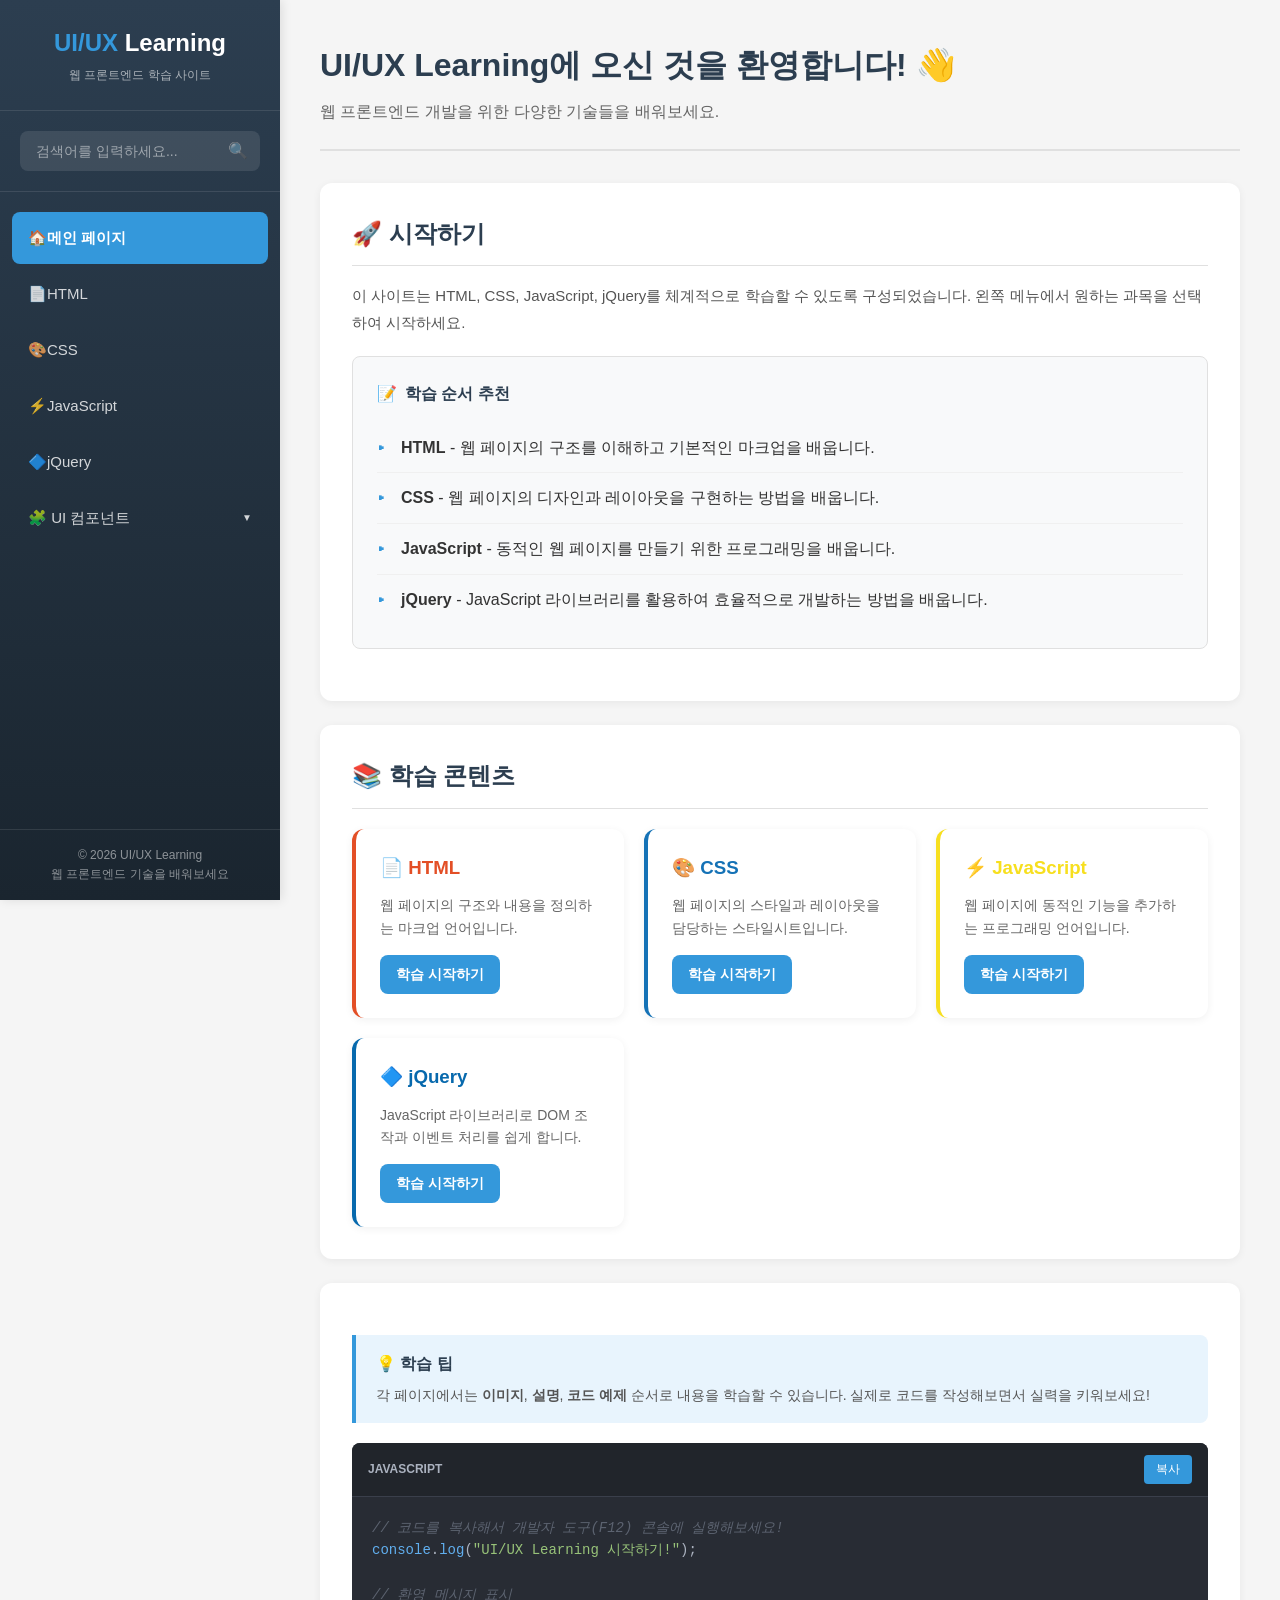
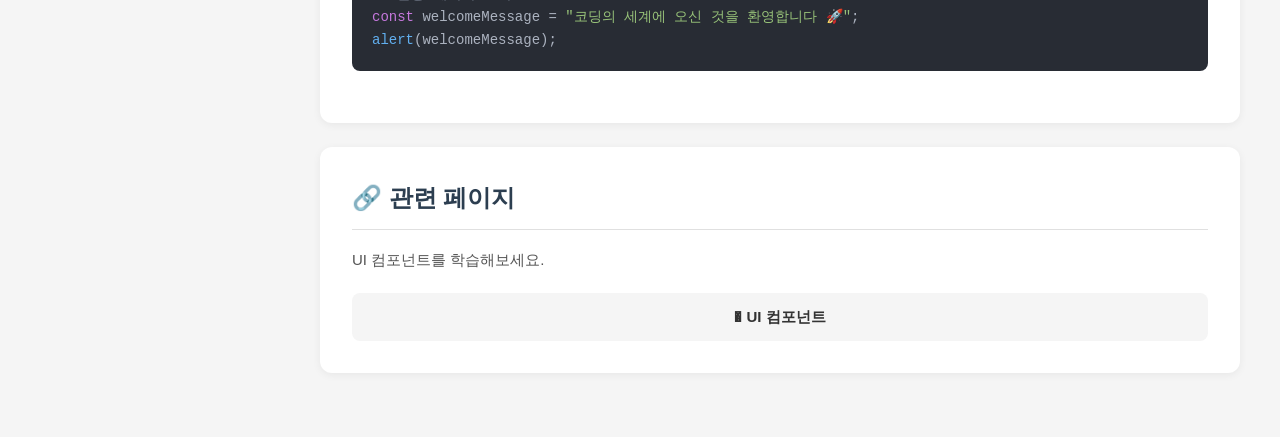
<file: index.html>
﻿<!DOCTYPE html>
<html lang="ko">
<head>
    <meta charset="UTF-8">
    <meta name="viewport" content="width=device-width, initial-scale=1.0">
    <title>UI/UX Learning - 웹 프론트엔드 학습 사이트</title>
    <link rel="stylesheet" href="assets/css/common.css">
    <link rel="stylesheet" href="assets/css/style.css">
    <link rel="preconnect" href="https://fonts.googleapis.com">
    <link rel="preconnect" href="https://fonts.gstatic.com" crossorigin>
    <link href="https://fonts.googleapis.com/css2?family=Noto+Sans+KR:wght@400;500;600;700&display=swap" rel="stylesheet">
    <style>
        .alert-container {
            position: fixed;
            top: 20px;
            right: 20px;
            z-index: 9999;
        }

        .alert-box {
            display: none; 
            min-width: 300px;
            padding: 16px 20px;
            background: rgba(255, 255, 255, 0.9);
            backdrop-filter: blur(10px);
            border-left: 5px solid #4CAF50; /* 성공 스타일 (초록) */
            box-shadow: 0 4px 15px rgba(0,0,0,0.1);
            border-radius: 8px;
            color: #333;
            display: flex;
            align-items: center;
            gap: 12px;
            margin-bottom: 10px;
        }

        .alert-box.error { border-left-color: #f44336; }
        .alert-box.warning { border-left-color: #ff9800; }

        .close-btn {
            margin-left: auto;
            cursor: pointer;
            font-size: 20px;
            color: #999;
        }

        .toast-container {
            position: fixed;
            bottom: 30px;
            left: 50%;
            transform: translateX(-50%);
            z-index: 10000;
        }

        .toast-item {
            min-width: 250px;
            background: rgba(33, 33, 33, 0.9);
            color: #fff;
            padding: 14px 24px;
            border-radius: 50px; /* 알약 형태 */
            margin-top: 10px;
            font-size: 14px;
            text-align: center;
            box-shadow: 0 8px 16px rgba(0,0,0,0.2);
            display: none; /* jQuery fadeIn으로 제어 */
        }

        .sheet-overlay {
            display: none;
            position: fixed;
            top: 0; left: 0;
            width: 100%; height: 100%;
            background: rgba(0,0,0,0.5);
            z-index: 1000;
        }

        .bottom-sheet {
            position: fixed;
            bottom: -100%; /* 처음에 아래에 숨김 */
            left: 0;
            width: 100%;
            background: #fff;
            border-radius: 20px 20px 0 0;
            transition: bottom 0.3s ease-out;
            z-index: 1001;
            padding-bottom: 20px;
        }

        .sheet-handle {
            width: 40px;
            height: 5px;
            background: #dbdbdb;
            border-radius: 10px;
            margin: 12px auto;
        }

        .sheet-content { padding: 0 20px 20px; }
        .bottom-sheet.active { bottom: 0; } /* 활성화 시 위로 올라옴 */
        .share-list { list-style: none; padding: 0; }
        .share-list li { padding: 12px 0; border-bottom: 1px solid #eee; cursor: pointer; }
        .close-sheet { width: 100%; padding: 12px; margin-top: 10px; background: #f5f5f5; border: none; border-radius: 8px; cursor: pointer; }

        .slider-container { width: 300px; padding: 20px; }
        .slider-wrapper { display: flex; align-items: center; gap: 10px; }
        .slider-wrapper span { min-width: 30px; font-weight: 600; color: #007AFF; }

        /* 기본 스타일 초기화 */
        input[type=range] {
            -webkit-appearance: none;
            appearance: none;
            width: 100%;
            background: transparent;
        }

        /* 트랙(선) 스타일 */
        input[type=range]::-webkit-slider-runnable-track {
            width: 100%;
            height: 8px;
            background: #e1e1e1;
            border-radius: 4px;
        }

        /* 핸들(동그라미) 스타일 */
        input[type=range]::-webkit-slider-thumb {
            -webkit-appearance: none;
            height: 20px;
            width: 20px;
            border-radius: 50%;
            background: #007AFF; /* 애플 블루 */
            cursor: pointer;
            margin-top: -6px; /* 트랙 중앙에 맞춤 */
            box-shadow: 0 2px 6px rgba(0,0,0,0.2);
        }

        /* 서브메뉴 스타일 */
        .has-submenu { position: relative; }
        .submenu-toggle { display: flex; justify-content: space-between; align-items: center; }
        .arrow { font-size: 10px; transition: transform 0.3s; }
        .has-submenu.active .arrow { transform: rotate(180deg); }
        .submenu {
            display: none;
            padding-left: 20px;
            margin-top: 5px;
        }
        .has-submenu.active .submenu { display: block; }
        .submenu li a { font-size: 14px; padding: 8px 0; display: block; }
    </style>
</head>
<body>
    <div class="container">
        <!-- 좌측 사이드바 (공통 메뉴) -->
        <aside class="sidebar">
            <div class="sidebar-header">
                <a href="index.html" class="logo">
                    <span>UI/UX</span> Learning
                </a>
                <p class="logo-sub">웹 프론트엔드 학습 사이트</p>
            </div>
            
            <!-- 검색창 -->
            <div class="search-container">
                <div class="search-box">
                    <input type="text" placeholder="검색어를 입력하세요...">
                    <span class="search-icon">🔍</span>
                </div>
            </div>
            
            <!-- 네비게이션 메뉴 -->
            <nav class="nav-menu">
                <ul>
                    <li>
                        <a href="index.html">
                            <span>🏠</span> 메인 페이지
                        </a>
                    </li>
                    <li>
                        <a href="pages/html.html">
                            <span>📄</span> HTML
                        </a>
                    </li>
                    <li>
                        <a href="pages/css.html">
                            <span>🎨</span> CSS
                        </a>
                    </li>
                    <li>
                        <a href="pages/javascript.html">
                            <span>⚡</span> JavaScript
                        </a>
                    </li>
                    <li>
                        <a href="pages/jquery.html">
                            <span>🔷</span> jQuery
                        </a>
                    </li>
                    <li class="has-submenu">
                        <a href="javascript:void(0);" class="submenu-toggle">
                            <div><span>🧩</span> UI 컴포넌트</div>
                            <span class="arrow">▼</span>
                        </a>
                        <ul class="submenu">
                            <li><a href="pages/ui-components.html#popup">팝업 (Popup)</a></li>
                            <li><a href="pages/ui-components.html#alert">알럿 (Alert)</a></li>
                            <li><a href="pages/ui-components.html#toast">토스트 (Toast)</a></li>
                            <li><a href="pages/ui-components.html#bottomsheet">바텀시트 (Bottom Sheet)</a></li>
                            <li><a href="pages/ui-components.html#slider">슬라이더 (Slider)</a></li>
                            <li><a href="pages/ui-components.html#textfield">텍스트 필드 (Text Field)</a></li>
                            <li><a href="pages/ui-components.html#checkbox-radio">체크박스 & 라디오</a></li>
                            <li><a href="pages/ui-components.html#dropdown">드롭다운 (Dropdown)</a></li>
                            <li><a href="pages/ui-components.html#toggle">토글 스위치 (Toggle)</a></li>
                            <li><a href="pages/ui-components.html#tab">탭 (Tab)</a></li>
                            <li><a href="pages/ui-components.html#accordion">아코디언 (Accordion)</a></li>
                            <li><a href="pages/ui-components.html#card">카드 (Card)</a></li>
                            <li><a href="pages/ui-components.html#carousel">캐러셀 (Carousel)</a></li>
                            <li><a href="pages/ui-components.html#lightbox">라이트박스 (Lightbox)</a></li>
                            <li><a href="pages/ui-components.html#gallery">갤러리 (Gallery)</a></li>
                            <li><a href="pages/ui-components.html#textarea">텍스트 영역 (Textarea)</a></li>
                            <li><a href="pages/ui-components.html#tooltip">툴팁 (Tooltip)</a></li>
                            <li><a href="pages/ui-components.html#breadcrumb">브레드크럼 (Breadcrumb)</a></li>
                            <li><a href="pages/ui-components.html#inputfield">인풋 필드 (Input Field)</a></li>
                            <li><a href="pages/ui-components.html#picker">피커 (Picker)</a></li>
                            <li><a href="pages/ui-components.html#coachmark">코치마크 (Coach Mark)</a></li>
                        </ul>
                    </li>
                </ul>
            </nav>
            
            <div class="sidebar-footer">
                <p>© 2026 UI/UX Learning</p>
                <p>웹 프론트엔드 기술을 배워보세요</p>
            </div>
        </aside>
        
        <!-- 메인 콘텐츠 영역 -->
        <main class="main-content">
            <div class="page-header">
                <h1 class="page-title">UI/UX Learning에 오신 것을 환영합니다! 👋</h1>
                <p class="page-description">웹 프론트엔드 개발을 위한 다양한 기술들을 배워보세요.</p>
            </div>
            
            <!-- 시작하기 -->
            <section class="content-section">
                <h2 class="section-title">🚀 시작하기</h2>
                <p class="section-description">
                    이 사이트는 HTML, CSS, JavaScript, jQuery를 체계적으로 학습할 수 있도록 구성되었습니다.
                    왼쪽 메뉴에서 원하는 과목을 선택하여 시작하세요.
                </p>
                
                <div class="example-box">
                    <h3 class="example-title">학습 순서 추천</h3>
                    <ul class="content-list">
                        <li><strong>HTML</strong> - 웹 페이지의 구조를 이해하고 기본적인 마크업을 배웁니다.</li>
                        <li><strong>CSS</strong> - 웹 페이지의 디자인과 레이아웃을 구현하는 방법을 배웁니다.</li>
                        <li><strong>JavaScript</strong> - 동적인 웹 페이지를 만들기 위한 프로그래밍을 배웁니다.</li>
                        <li><strong>jQuery</strong> - JavaScript 라이브러리를 활용하여 효율적으로 개발하는 방법을 배웁니다.</li>
                    </ul>
                </div>
            </section>
            
            <!-- 학습 콘텐츠 -->
            <section class="content-section">
                <h2 class="section-title">📚 학습 콘텐츠</h2>
                
                <div style="display: grid; grid-template-columns: repeat(auto-fit, minmax(250px, 1fr)); gap: 20px; margin-top: 20px;">
                    <!-- HTML 카드 -->
                    <div class="card" style="background: #fff; border-radius: 12px; padding: 24px; box-shadow: 0 2px 8px rgba(0,0,0,0.06); border-left: 4px solid #e34f26;">
                        <h3 style="color: #e34f26; margin-bottom: 12px;">📄 HTML</h3>
                        <p style="color: #666; font-size: 14px; margin-bottom: 16px;">웹 페이지의 구조와 내용을 정의하는 마크업 언어입니다.</p>
                        <a href="pages/html.html" class="btn btn-primary" style="padding: 8px 16px; font-size: 14px;">학습 시작하기</a>
                    </div>
                    
                    <!-- CSS 카드 -->
                    <div class="card" style="background: #fff; border-radius: 12px; padding: 24px; box-shadow: 0 2px 8px rgba(0,0,0,0.06); border-left: 4px solid #1572b6;">
                        <h3 style="color: #1572b6; margin-bottom: 12px;">🎨 CSS</h3>
                        <p style="color: #666; font-size: 14px; margin-bottom: 16px;">웹 페이지의 스타일과 레이아웃을 담당하는 스타일시트입니다.</p>
                        <a href="pages/css.html" class="btn btn-primary" style="padding: 8px 16px; font-size: 14px;">학습 시작하기</a>
                    </div>
                    
                    <!-- JavaScript 카드 -->
                    <div class="card" style="background: #fff; border-radius: 12px; padding: 24px; box-shadow: 0 2px 8px rgba(0,0,0,0.06); border-left: 4px solid #f7df1e;">
                        <h3 style="color: #f7df1e; margin-bottom: 12px;">⚡ JavaScript</h3>
                        <p style="color: #666; font-size: 14px; margin-bottom: 16px;">웹 페이지에 동적인 기능을 추가하는 프로그래밍 언어입니다.</p>
                        <a href="pages/javascript.html" class="btn btn-primary" style="padding: 8px 16px; font-size: 14px;">학습 시작하기</a>
                    </div>
                    
                    <!-- jQuery 카드 -->
                    <div class="card" style="background: #fff; border-radius: 12px; padding: 24px; box-shadow: 0 2px 8px rgba(0,0,0,0.06); border-left: 4px solid #0769ad;">
                        <h3 style="color: #0769ad; margin-bottom: 12px;">🔷 jQuery</h3>
                        <p style="color: #666; font-size: 14px; margin-bottom: 16px;">JavaScript 라이브러리로 DOM 조작과 이벤트 처리를 쉽게 합니다.</p>
                        <a href="pages/jquery.html" class="btn btn-primary" style="padding: 8px 16px; font-size: 14px;">학습 시작하기</a>
                    </div>
                </div>
            </section>
            
            <!-- 팁 -->
            <section class="content-section">
                <div class="prompt-box info">
                    <div class="prompt-title">💡 학습 팁</div>
                    <div class="prompt-content">
                        각 페이지에서는 <strong>이미지</strong>, <strong>설명</strong>, <strong>코드 예제</strong> 순서로 내용을 학습할 수 있습니다.
                        실제로 코드를 작성해보면서 실력을 키워보세요!
                    </div>
                </div>
                
                <!-- 메인 페이지 코드 예제 -->
                <div class="code-block">
                    <div class="code-header">
                        <span class="code-language">JavaScript</span>
                        <button class="code-copy-btn">복사</button>
                    </div>
                    <div class="code-content">
                        <pre><code><span class="comment">// 코드를 복사해서 개발자 도구(F12) 콘솔에 실행해보세요!</span>
<span class="function">console</span>.<span class="function">log</span>(<span class="string">"UI/UX Learning 시작하기!"</span>);

<span class="comment">// 환영 메시지 표시</span>
<span class="keyword">const</span> welcomeMessage = <span class="string">"코딩의 세계에 오신 것을 환영합니다 🚀"</span>;
<span class="function">alert</span>(welcomeMessage);</code></pre>
                    </div>
                </div>
            </section>
            
            <!-- 관련 페이지 -->
            <section class="content-section">
                <h2 class="section-title">🔗 관련 페이지</h2>
                <p class="section-description">
                    UI 컴포넌트를 학습해보세요.
                </p>
                
                <div style="display: grid; grid-template-columns: repeat(auto-fit, minmax(200px, 1fr)); gap: 15px; margin-top: 20px;">
                    <a href="pages/ui-components.html" class="btn" style="text-align: center; padding: 12px; background: #f5f5f5; border-radius: 8px; text-decoration: none; color: #333;">
                        � UI 컴포넌트
                    </a>
                </div>
            </section>
        </main>
    </div>
    
    <script src="assets/js/common.js"></script>
    <script>
    $(document).ready(function() {
        // 검색 기능
        $('.search-box input').on('keyup', function() {
            var searchTerm = $(this).val().toLowerCase();
            
            // 학습 콘텐츠 카드 필터링
            $('.content-section').eq(1).find('.card').each(function() {
                var cardText = $(this).text().toLowerCase();
                if (cardText.includes(searchTerm)) {
                    $(this).show();
                } else {
                    $(this).hide();
                }
            });
            
            // 검색어가 비어있으면 모든 섹션 표시
            if (searchTerm === '') {
                $('.content-section').show();
                $('.content-section').eq(1).find('.card').show();
            }
        });
    });
    </script>
</body>
</html>
</file>
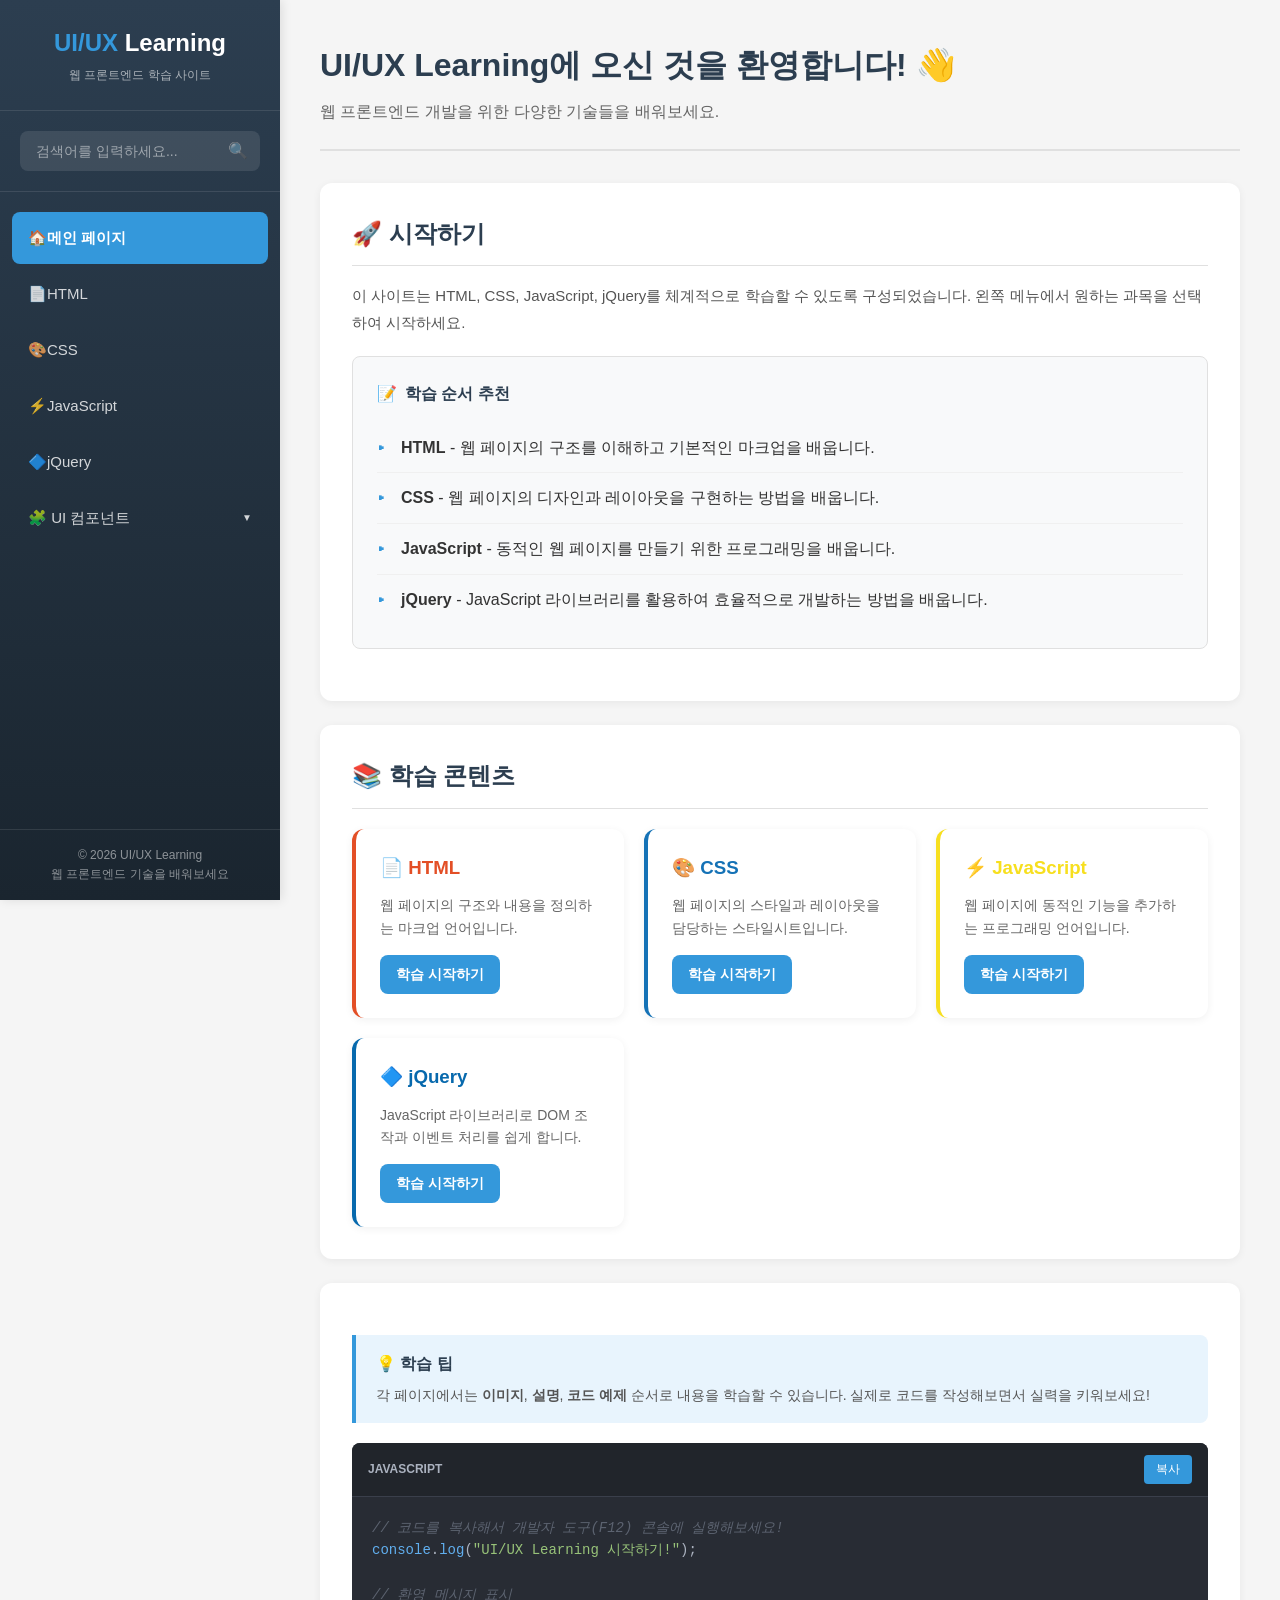
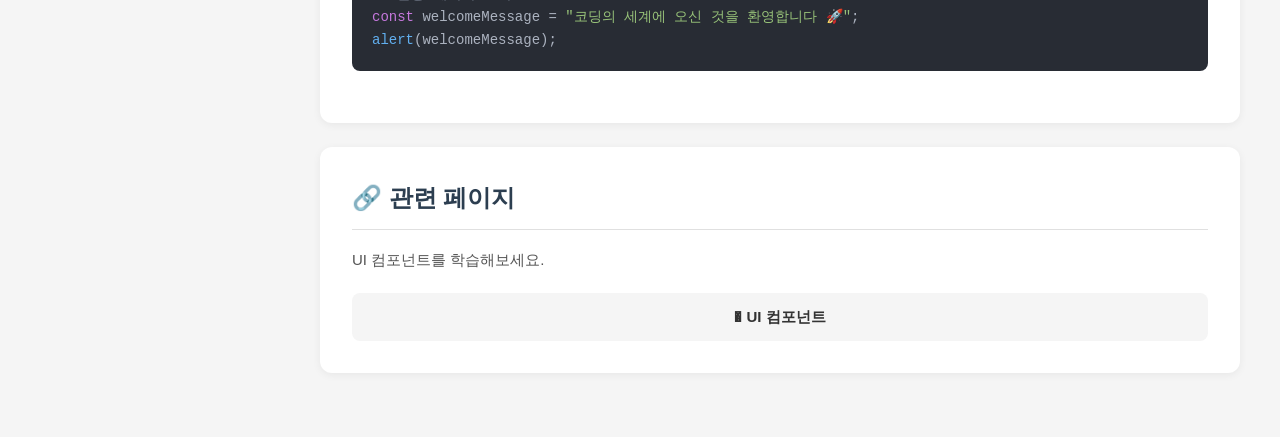
<file: uiux/index.html>
﻿<!DOCTYPE html>
<html lang="ko">
<head>
    <meta charset="UTF-8">
    <meta name="viewport" content="width=device-width, initial-scale=1.0">
    <title>UI/UX Learning - 웹 프론트엔드 학습 사이트</title>
    <link rel="stylesheet" href="assets/css/common.css">
    <link rel="stylesheet" href="assets/css/style.css">
    <link rel="preconnect" href="https://fonts.googleapis.com">
    <link rel="preconnect" href="https://fonts.gstatic.com" crossorigin>
    <link href="https://fonts.googleapis.com/css2?family=Noto+Sans+KR:wght@400;500;600;700&display=swap" rel="stylesheet">
    <style>
        .alert-container {
            position: fixed;
            top: 20px;
            right: 20px;
            z-index: 9999;
        }

        .alert-box {
            display: none; /* 기본 숨김 */
            min-width: 300px;
            padding: 16px 20px;
            background: rgba(255, 255, 255, 0.9);
            backdrop-filter: blur(10px);
            border-left: 5px solid #4CAF50; /* 성공 스타일 (초록) */
            box-shadow: 0 4px 15px rgba(0,0,0,0.1);
            border-radius: 8px;
            color: #333;
            display: flex;
            align-items: center;
            gap: 12px;
            margin-bottom: 10px;
        }

        .alert-box.error { border-left-color: #f44336; }
        .alert-box.warning { border-left-color: #ff9800; }

        .close-btn {
            margin-left: auto;
            cursor: pointer;
            font-size: 20px;
            color: #999;
        }

        .toast-container {
            position: fixed;
            bottom: 30px;
            left: 50%;
            transform: translateX(-50%);
            z-index: 10000;
        }

        .toast-item {
            min-width: 250px;
            background: rgba(33, 33, 33, 0.9);
            color: #fff;
            padding: 14px 24px;
            border-radius: 50px; /* 알약 형태 */
            margin-top: 10px;
            font-size: 14px;
            text-align: center;
            box-shadow: 0 8px 16px rgba(0,0,0,0.2);
            display: none; /* jQuery fadeIn으로 제어 */
        }

        .sheet-overlay {
            display: none;
            position: fixed;
            top: 0; left: 0;
            width: 100%; height: 100%;
            background: rgba(0,0,0,0.5);
            z-index: 1000;
        }

        .bottom-sheet {
            position: fixed;
            bottom: -100%; /* 처음에 아래에 숨김 */
            left: 0;
            width: 100%;
            background: #fff;
            border-radius: 20px 20px 0 0;
            transition: bottom 0.3s ease-out;
            z-index: 1001;
            padding-bottom: 20px;
        }

        .sheet-handle {
            width: 40px;
            height: 5px;
            background: #dbdbdb;
            border-radius: 10px;
            margin: 12px auto;
        }

        .sheet-content { padding: 0 20px 20px; }
        .bottom-sheet.active { bottom: 0; } /* 활성화 시 위로 올라옴 */
        .share-list { list-style: none; padding: 0; }
        .share-list li { padding: 12px 0; border-bottom: 1px solid #eee; cursor: pointer; }
        .close-sheet { width: 100%; padding: 12px; margin-top: 10px; background: #f5f5f5; border: none; border-radius: 8px; cursor: pointer; }

        .slider-container { width: 300px; padding: 20px; }
        .slider-wrapper { display: flex; align-items: center; gap: 10px; }
        .slider-wrapper span { min-width: 30px; font-weight: 600; color: #007AFF; }

        /* 기본 스타일 초기화 */
        input[type=range] {
            -webkit-appearance: none;
            appearance: none;
            width: 100%;
            background: transparent;
        }

        /* 트랙(선) 스타일 */
        input[type=range]::-webkit-slider-runnable-track {
            width: 100%;
            height: 8px;
            background: #e1e1e1;
            border-radius: 4px;
        }

        /* 핸들(동그라미) 스타일 */
        input[type=range]::-webkit-slider-thumb {
            -webkit-appearance: none;
            height: 20px;
            width: 20px;
            border-radius: 50%;
            background: #007AFF; /* 애플 블루 */
            cursor: pointer;
            margin-top: -6px; /* 트랙 중앙에 맞춤 */
            box-shadow: 0 2px 6px rgba(0,0,0,0.2);
        }

        /* 서브메뉴 스타일 */
        .has-submenu { position: relative; }
        .submenu-toggle { display: flex; justify-content: space-between; align-items: center; }
        .arrow { font-size: 10px; transition: transform 0.3s; }
        .has-submenu.active .arrow { transform: rotate(180deg); }
        .submenu {
            display: none;
            padding-left: 20px;
            margin-top: 5px;
        }
        .has-submenu.active .submenu { display: block; }
        .submenu li a { font-size: 14px; padding: 8px 0; display: block; }
    </style>
</head>
<body>
    <div class="container">
        <!-- 좌측 사이드바 (공통 메뉴) -->
        <aside class="sidebar">
            <div class="sidebar-header">
                <a href="index.html" class="logo">
                    <span>UI/UX</span> Learning
                </a>
                <p class="logo-sub">웹 프론트엔드 학습 사이트</p>
            </div>
            
            <!-- 검색창 -->
            <div class="search-container">
                <div class="search-box">
                    <input type="text" placeholder="검색어를 입력하세요...">
                    <span class="search-icon">🔍</span>
                </div>
            </div>
            
            <!-- 네비게이션 메뉴 -->
            <nav class="nav-menu">
                <ul>
                    <li>
                        <a href="index.html">
                            <span>🏠</span> 메인 페이지
                        </a>
                    </li>
                    <li>
                        <a href="pages/html.html">
                            <span>📄</span> HTML
                        </a>
                    </li>
                    <li>
                        <a href="pages/css.html">
                            <span>🎨</span> CSS
                        </a>
                    </li>
                    <li>
                        <a href="pages/javascript.html">
                            <span>⚡</span> JavaScript
                        </a>
                    </li>
                    <li>
                        <a href="pages/jquery.html">
                            <span>🔷</span> jQuery
                        </a>
                    </li>
                    <li class="has-submenu">
                        <a href="javascript:void(0);" class="submenu-toggle">
                            <div><span>🧩</span> UI 컴포넌트</div>
                            <span class="arrow">▼</span>
                        </a>
                        <ul class="submenu">
                            <li><a href="pages/ui-components.html#popup">팝업 (Popup)</a></li>
                            <li><a href="pages/ui-components.html#alert">알럿 (Alert)</a></li>
                            <li><a href="pages/ui-components.html#toast">토스트 (Toast)</a></li>
                            <li><a href="pages/ui-components.html#bottomsheet">바텀시트 (Bottom Sheet)</a></li>
                            <li><a href="pages/ui-components.html#slider">슬라이더 (Slider)</a></li>
                            <li><a href="pages/ui-components.html#textfield">텍스트 필드 (Text Field)</a></li>
                            <li><a href="pages/ui-components.html#checkbox-radio">체크박스 & 라디오</a></li>
                            <li><a href="pages/ui-components.html#dropdown">드롭다운 (Dropdown)</a></li>
                            <li><a href="pages/ui-components.html#toggle">토글 스위치 (Toggle)</a></li>
                            <li><a href="pages/ui-components.html#tab">탭 (Tab)</a></li>
                            <li><a href="pages/ui-components.html#accordion">아코디언 (Accordion)</a></li>
                            <li><a href="pages/ui-components.html#card">카드 (Card)</a></li>
                            <li><a href="pages/ui-components.html#carousel">캐러셀 (Carousel)</a></li>
                            <li><a href="pages/ui-components.html#lightbox">라이트박스 (Lightbox)</a></li>
                            <li><a href="pages/ui-components.html#gallery">갤러리 (Gallery)</a></li>
                            <li><a href="pages/ui-components.html#textarea">텍스트 영역 (Textarea)</a></li>
                            <li><a href="pages/ui-components.html#tooltip">툴팁 (Tooltip)</a></li>
                            <li><a href="pages/ui-components.html#breadcrumb">브레드크럼 (Breadcrumb)</a></li>
                            <li><a href="pages/ui-components.html#inputfield">인풋 필드 (Input Field)</a></li>
                            <li><a href="pages/ui-components.html#picker">피커 (Picker)</a></li>
                            <li><a href="pages/ui-components.html#coachmark">코치마크 (Coach Mark)</a></li>
                        </ul>
                    </li>
                </ul>
            </nav>
            
            <div class="sidebar-footer">
                <p>© 2026 UI/UX Learning</p>
                <p>웹 프론트엔드 기술을 배워보세요</p>
            </div>
        </aside>
        
        <!-- 메인 콘텐츠 영역 -->
        <main class="main-content">
            <div class="page-header">
                <h1 class="page-title">UI/UX Learning에 오신 것을 환영합니다! 👋</h1>
                <p class="page-description">웹 프론트엔드 개발을 위한 다양한 기술들을 배워보세요.</p>
            </div>
            
            <!-- 시작하기 -->
            <section class="content-section">
                <h2 class="section-title">🚀 시작하기</h2>
                <p class="section-description">
                    이 사이트는 HTML, CSS, JavaScript, jQuery를 체계적으로 학습할 수 있도록 구성되었습니다.
                    왼쪽 메뉴에서 원하는 과목을 선택하여 시작하세요.
                </p>
                
                <div class="example-box">
                    <h3 class="example-title">학습 순서 추천</h3>
                    <ul class="content-list">
                        <li><strong>HTML</strong> - 웹 페이지의 구조를 이해하고 기본적인 마크업을 배웁니다.</li>
                        <li><strong>CSS</strong> - 웹 페이지의 디자인과 레이아웃을 구현하는 방법을 배웁니다.</li>
                        <li><strong>JavaScript</strong> - 동적인 웹 페이지를 만들기 위한 프로그래밍을 배웁니다.</li>
                        <li><strong>jQuery</strong> - JavaScript 라이브러리를 활용하여 효율적으로 개발하는 방법을 배웁니다.</li>
                    </ul>
                </div>
            </section>
            
            <!-- 학습 콘텐츠 -->
            <section class="content-section">
                <h2 class="section-title">📚 학습 콘텐츠</h2>
                
                <div style="display: grid; grid-template-columns: repeat(auto-fit, minmax(250px, 1fr)); gap: 20px; margin-top: 20px;">
                    <!-- HTML 카드 -->
                    <div class="card" style="background: #fff; border-radius: 12px; padding: 24px; box-shadow: 0 2px 8px rgba(0,0,0,0.06); border-left: 4px solid #e34f26;">
                        <h3 style="color: #e34f26; margin-bottom: 12px;">📄 HTML</h3>
                        <p style="color: #666; font-size: 14px; margin-bottom: 16px;">웹 페이지의 구조와 내용을 정의하는 마크업 언어입니다.</p>
                        <a href="pages/html.html" class="btn btn-primary" style="padding: 8px 16px; font-size: 14px;">학습 시작하기</a>
                    </div>
                    
                    <!-- CSS 카드 -->
                    <div class="card" style="background: #fff; border-radius: 12px; padding: 24px; box-shadow: 0 2px 8px rgba(0,0,0,0.06); border-left: 4px solid #1572b6;">
                        <h3 style="color: #1572b6; margin-bottom: 12px;">🎨 CSS</h3>
                        <p style="color: #666; font-size: 14px; margin-bottom: 16px;">웹 페이지의 스타일과 레이아웃을 담당하는 스타일시트입니다.</p>
                        <a href="pages/css.html" class="btn btn-primary" style="padding: 8px 16px; font-size: 14px;">학습 시작하기</a>
                    </div>
                    
                    <!-- JavaScript 카드 -->
                    <div class="card" style="background: #fff; border-radius: 12px; padding: 24px; box-shadow: 0 2px 8px rgba(0,0,0,0.06); border-left: 4px solid #f7df1e;">
                        <h3 style="color: #f7df1e; margin-bottom: 12px;">⚡ JavaScript</h3>
                        <p style="color: #666; font-size: 14px; margin-bottom: 16px;">웹 페이지에 동적인 기능을 추가하는 프로그래밍 언어입니다.</p>
                        <a href="pages/javascript.html" class="btn btn-primary" style="padding: 8px 16px; font-size: 14px;">학습 시작하기</a>
                    </div>
                    
                    <!-- jQuery 카드 -->
                    <div class="card" style="background: #fff; border-radius: 12px; padding: 24px; box-shadow: 0 2px 8px rgba(0,0,0,0.06); border-left: 4px solid #0769ad;">
                        <h3 style="color: #0769ad; margin-bottom: 12px;">🔷 jQuery</h3>
                        <p style="color: #666; font-size: 14px; margin-bottom: 16px;">JavaScript 라이브러리로 DOM 조작과 이벤트 처리를 쉽게 합니다.</p>
                        <a href="pages/jquery.html" class="btn btn-primary" style="padding: 8px 16px; font-size: 14px;">학습 시작하기</a>
                    </div>
                </div>
            </section>
            
            <!-- 팁 -->
            <section class="content-section">
                <div class="prompt-box info">
                    <div class="prompt-title">💡 학습 팁</div>
                    <div class="prompt-content">
                        각 페이지에서는 <strong>이미지</strong>, <strong>설명</strong>, <strong>코드 예제</strong> 순서로 내용을 학습할 수 있습니다.
                        실제로 코드를 작성해보면서 실력을 키워보세요!
                    </div>
                </div>
                
                <!-- 메인 페이지 코드 예제 -->
                <div class="code-block">
                    <div class="code-header">
                        <span class="code-language">JavaScript</span>
                        <button class="code-copy-btn">복사</button>
                    </div>
                    <div class="code-content">
                        <pre><code><span class="comment">// 코드를 복사해서 개발자 도구(F12) 콘솔에 실행해보세요!</span>
<span class="function">console</span>.<span class="function">log</span>(<span class="string">"UI/UX Learning 시작하기!"</span>);

<span class="comment">// 환영 메시지 표시</span>
<span class="keyword">const</span> welcomeMessage = <span class="string">"코딩의 세계에 오신 것을 환영합니다 🚀"</span>;
<span class="function">alert</span>(welcomeMessage);</code></pre>
                    </div>
                </div>
            </section>
            
            <!-- 관련 페이지 -->
            <section class="content-section">
                <h2 class="section-title">🔗 관련 페이지</h2>
                <p class="section-description">
                    UI 컴포넌트를 학습해보세요.
                </p>
                
                <div style="display: grid; grid-template-columns: repeat(auto-fit, minmax(200px, 1fr)); gap: 15px; margin-top: 20px;">
                    <a href="pages/ui-components.html" class="btn" style="text-align: center; padding: 12px; background: #f5f5f5; border-radius: 8px; text-decoration: none; color: #333;">
                        � UI 컴포넌트
                    </a>
                </div>
            </section>
        </main>
    </div>
    
    <script src="assets/js/common.js"></script>
    <script>
    $(document).ready(function() {
        // 검색 기능
        $('.search-box input').on('keyup', function() {
            var searchTerm = $(this).val().toLowerCase();
            
            // 학습 콘텐츠 카드 필터링
            $('.content-section').eq(1).find('.card').each(function() {
                var cardText = $(this).text().toLowerCase();
                if (cardText.includes(searchTerm)) {
                    $(this).show();
                } else {
                    $(this).hide();
                }
            });
            
            // 검색어가 비어있으면 모든 섹션 표시
            if (searchTerm === '') {
                $('.content-section').show();
                $('.content-section').eq(1).find('.card').show();
            }
        });
    });
    </script>
</body>
</html>
</file>
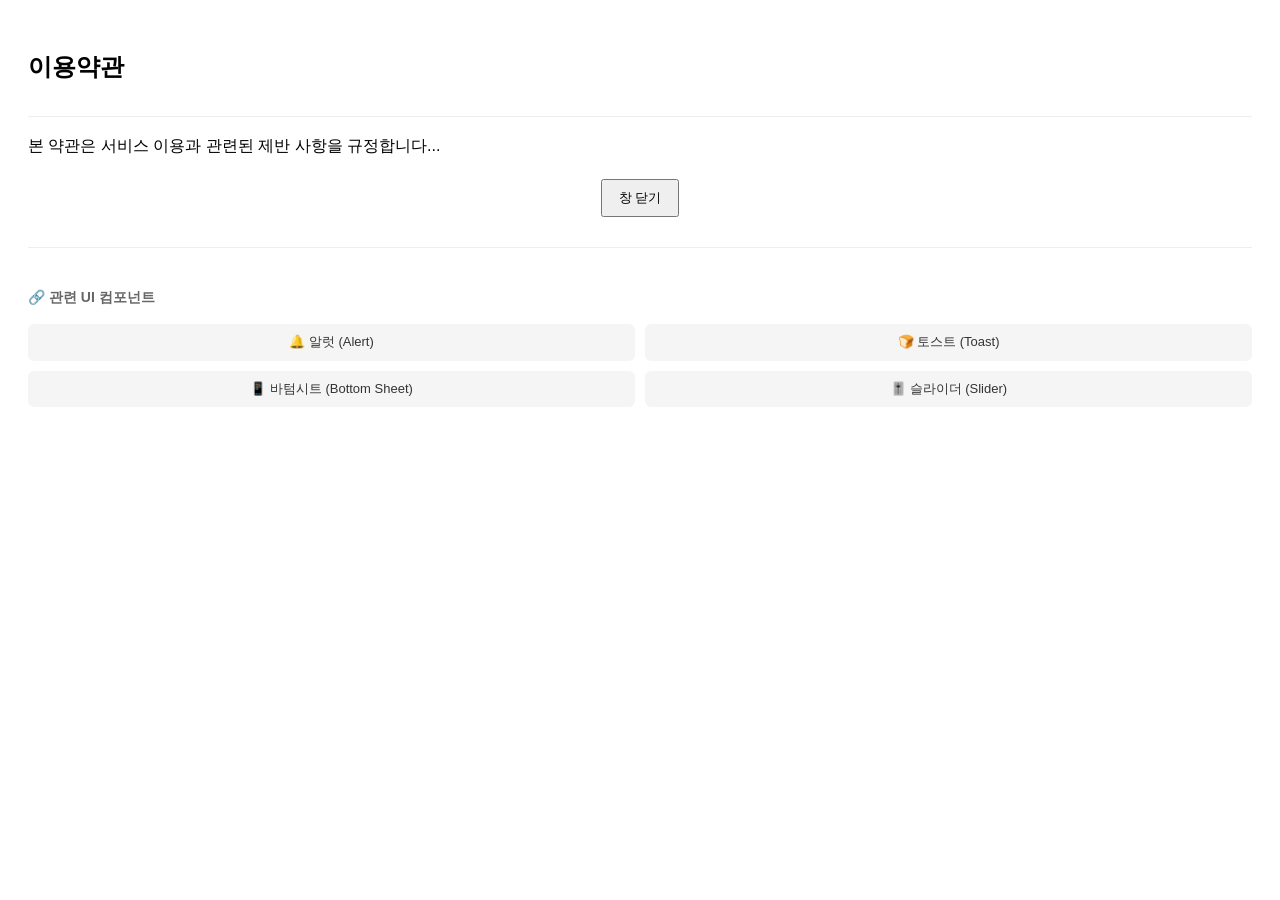
<file: popup.html>
<!DOCTYPE html>
<html>
<head>
    <meta charset="UTF-8">
    <title>이용약관</title>
    <style>
        body { font-family: sans-serif; padding: 20px; line-height: 1.6; }
        .popup-header { border-bottom: 1px solid #eee; padding-bottom: 10px; }
        .footer { margin-top: 20px; text-align: center; }
        button { cursor: pointer; padding: 8px 16px; }
    </style>
</head>
<body>
    <div class="popup-header">
        <h2>이용약관</h2>
    </div>
    <div class="content">
        <p>본 약관은 서비스 이용과 관련된 제반 사항을 규정합니다...</p>
    </div>
    <div class="footer">
        <!-- 팝업 창을 닫는 자바스크립트 -->
        <button onclick="window.close()">창 닫기</button>
    </div>
    
    <!-- 관련 페이지 -->
    <div style="margin-top: 30px; padding-top: 20px; border-top: 1px solid #eee;">
        <h4 style="margin-bottom: 15px; font-size: 14px; color: #666;">🔗 관련 UI 컴포넌트</h4>
        <div style="display: grid; grid-template-columns: 1fr 1fr; gap: 10px;">
            <a href="index.html#alert" target="_parent" style="display: block; padding: 8px; background: #f5f5f5; border-radius: 6px; text-decoration: none; color: #333; font-size: 13px; text-align: center;">
                🔔 알럿 (Alert)
            </a>
            <a href="index.html#toast" target="_parent" style="display: block; padding: 8px; background: #f5f5f5; border-radius: 6px; text-decoration: none; color: #333; font-size: 13px; text-align: center;">
                🍞 토스트 (Toast)
            </a>
            <a href="index.html#bottomsheet" target="_parent" style="display: block; padding: 8px; background: #f5f5f5; border-radius: 6px; text-decoration: none; color: #333; font-size: 13px; text-align: center;">
                📱 바텀시트 (Bottom Sheet)
            </a>
            <a href="index.html#slider" target="_parent" style="display: block; padding: 8px; background: #f5f5f5; border-radius: 6px; text-decoration: none; color: #333; font-size: 13px; text-align: center;">
                🎚️ 슬라이더 (Slider)
            </a>
        </div>
    </div>
</body>
</html>
</file>
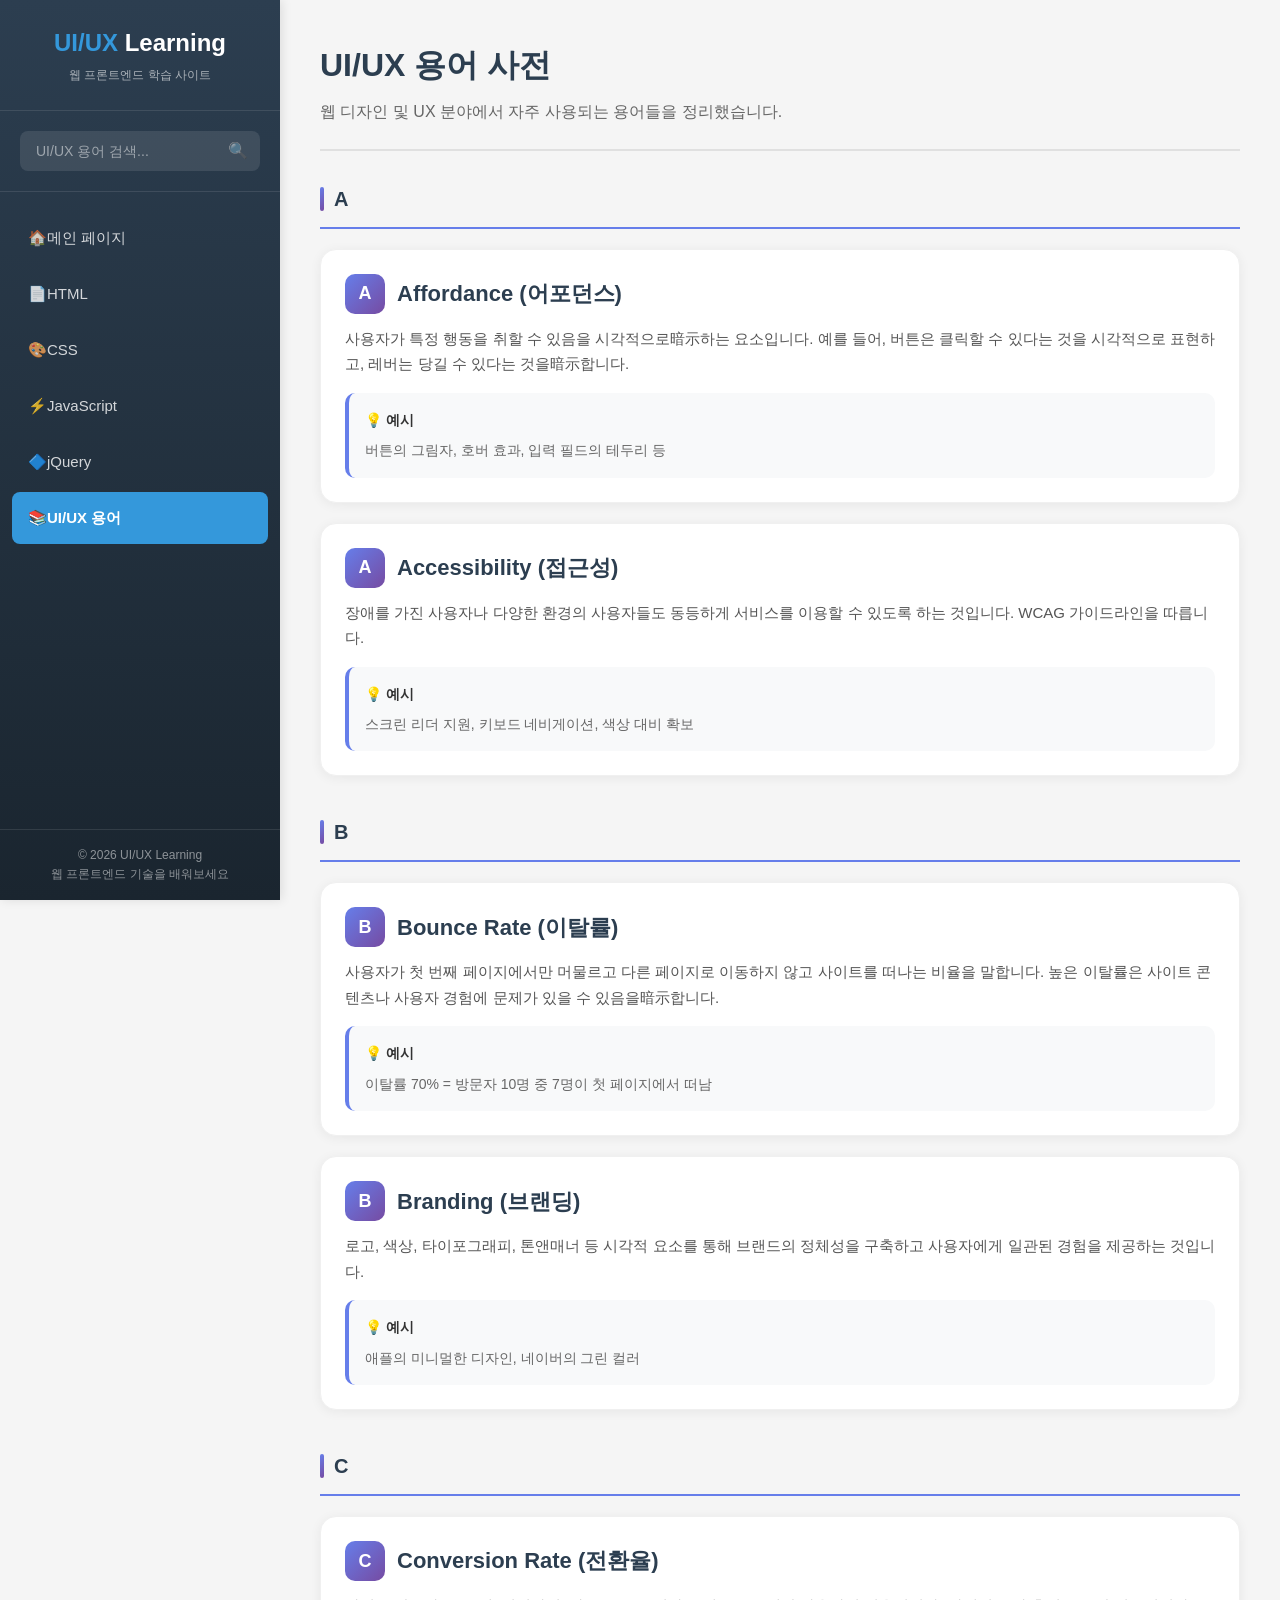
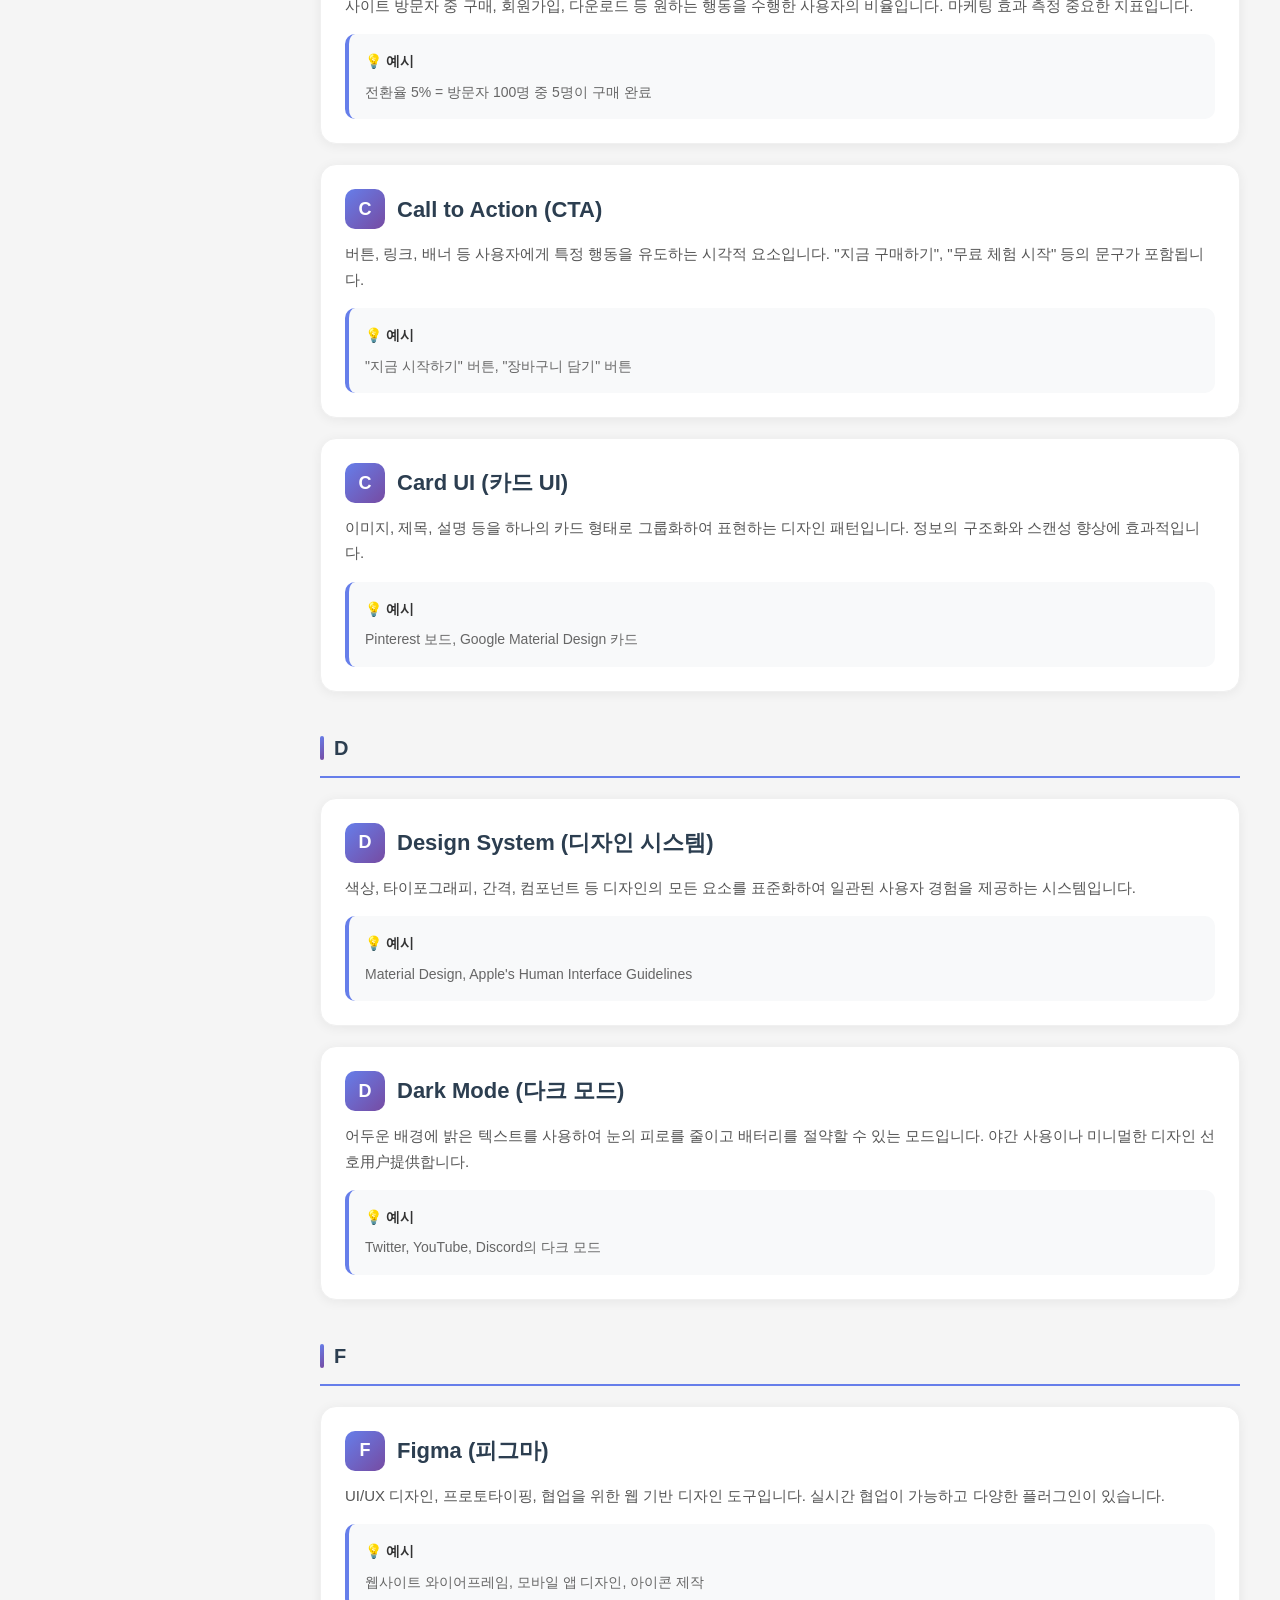
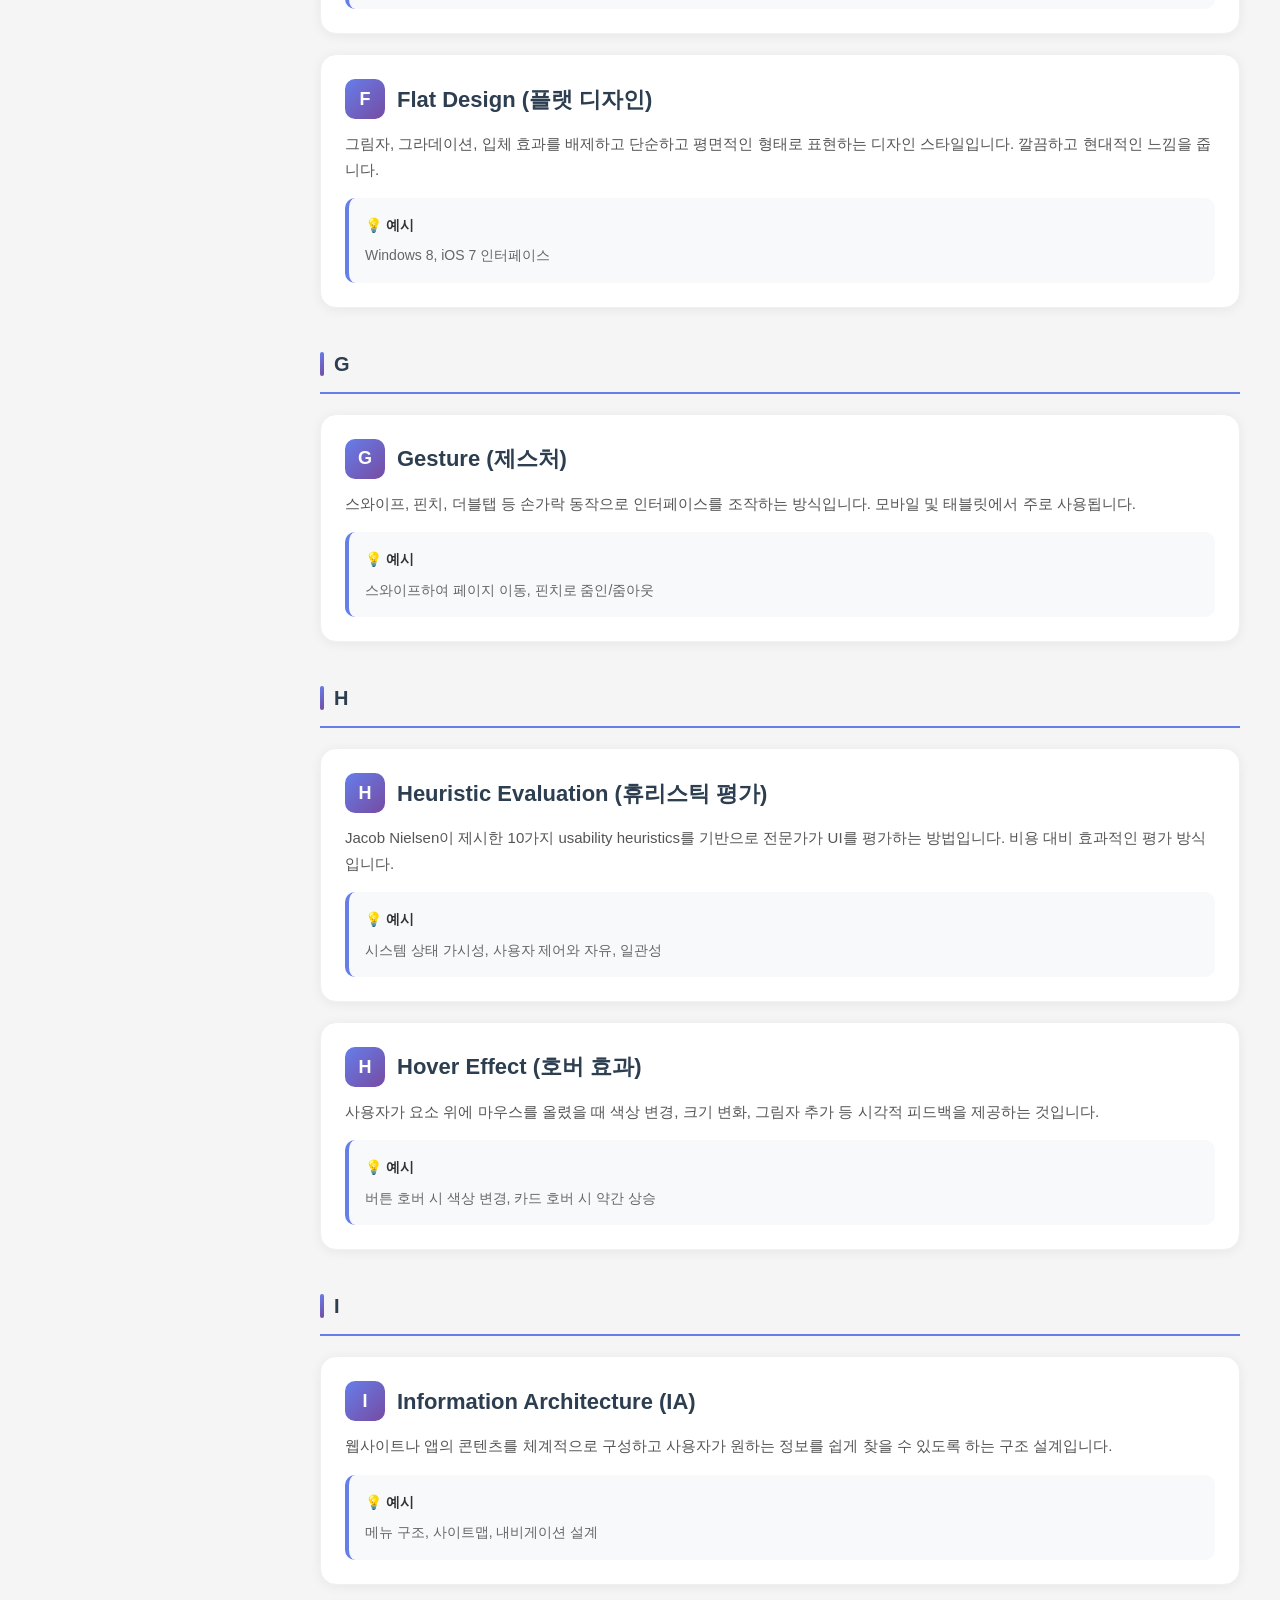
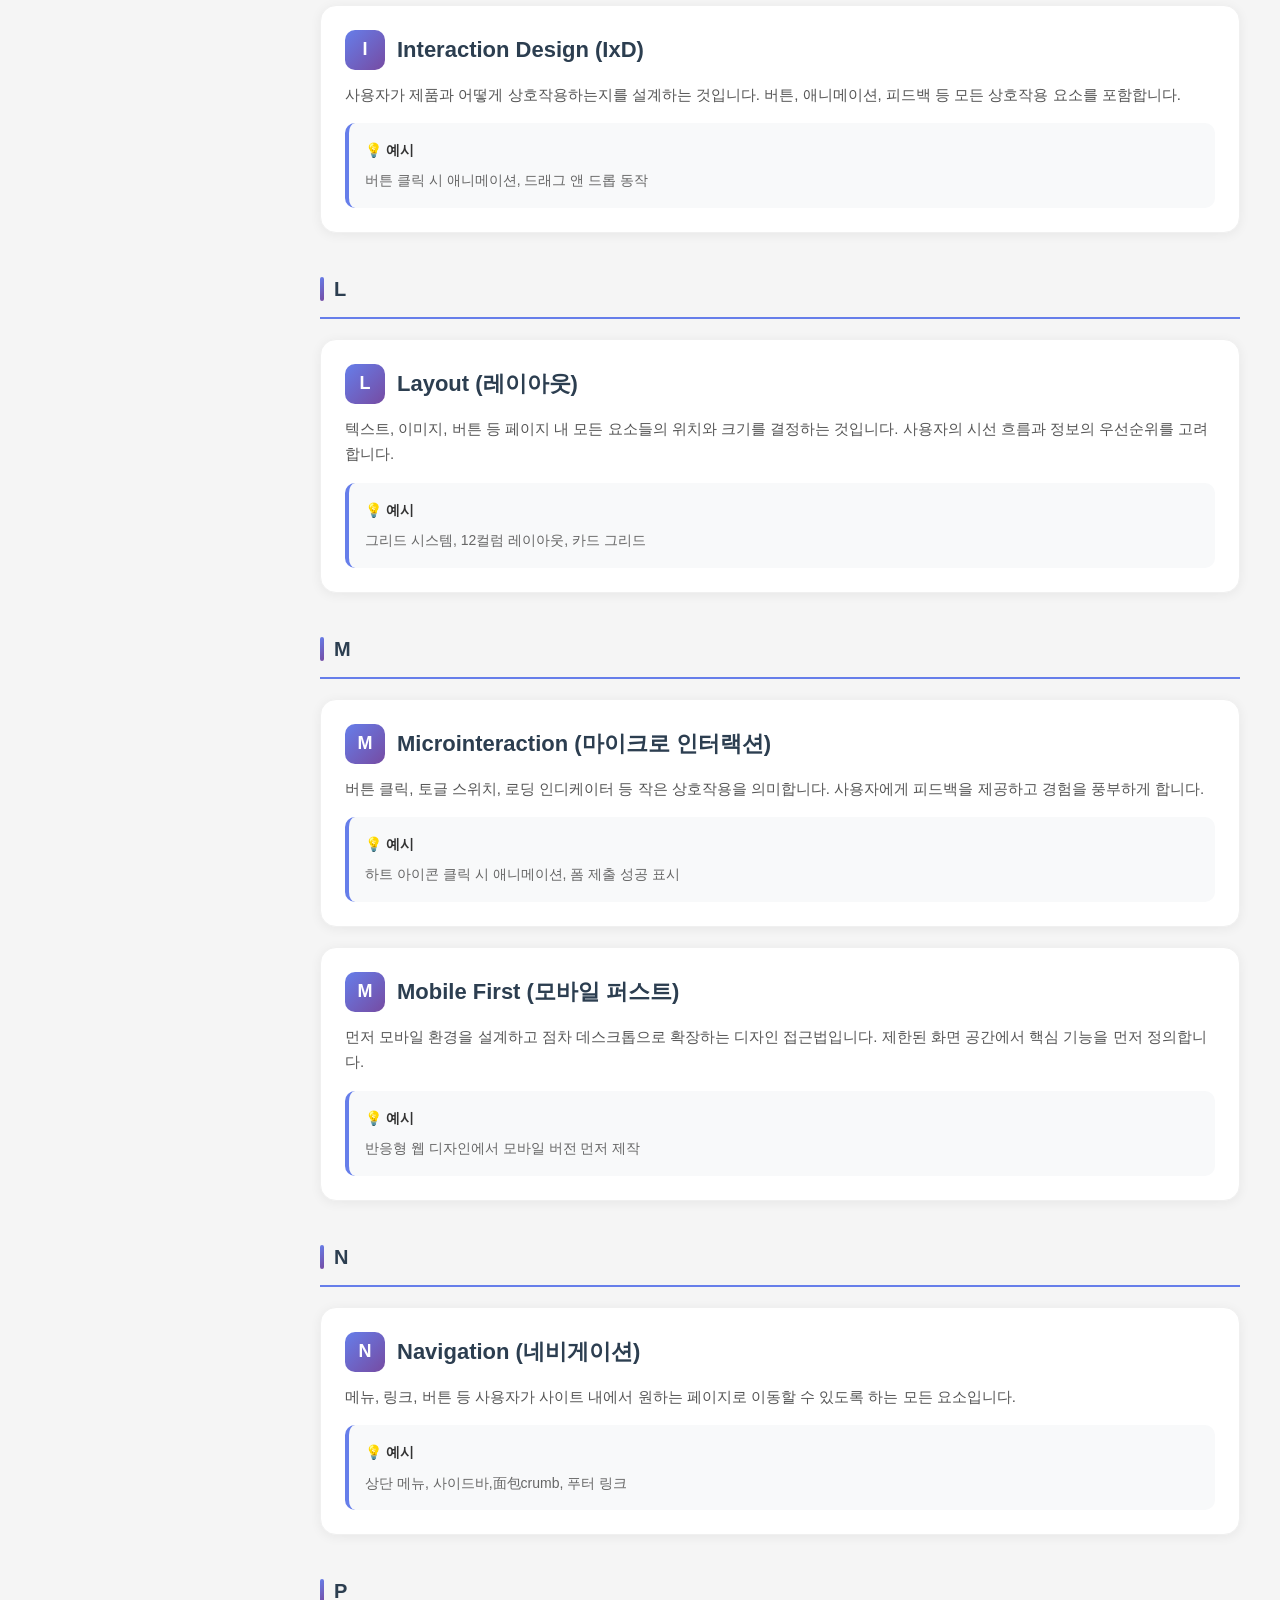
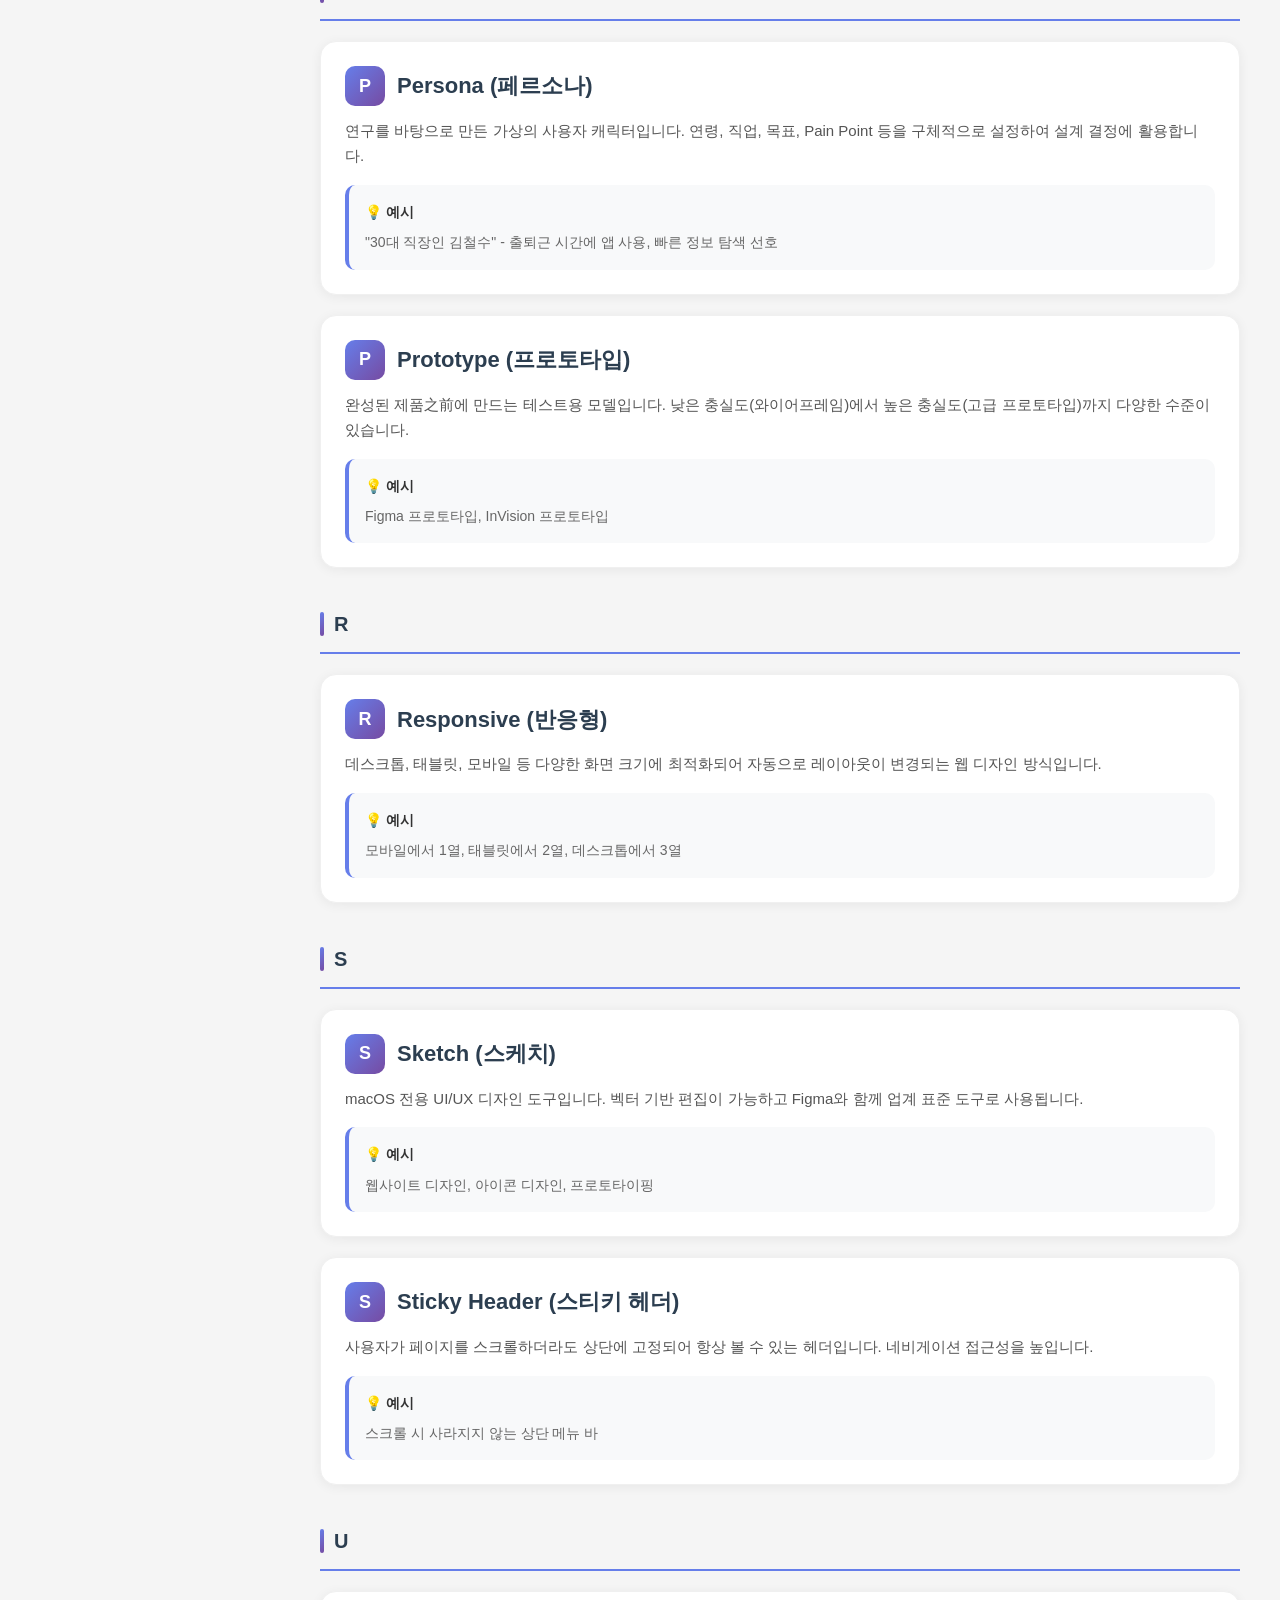
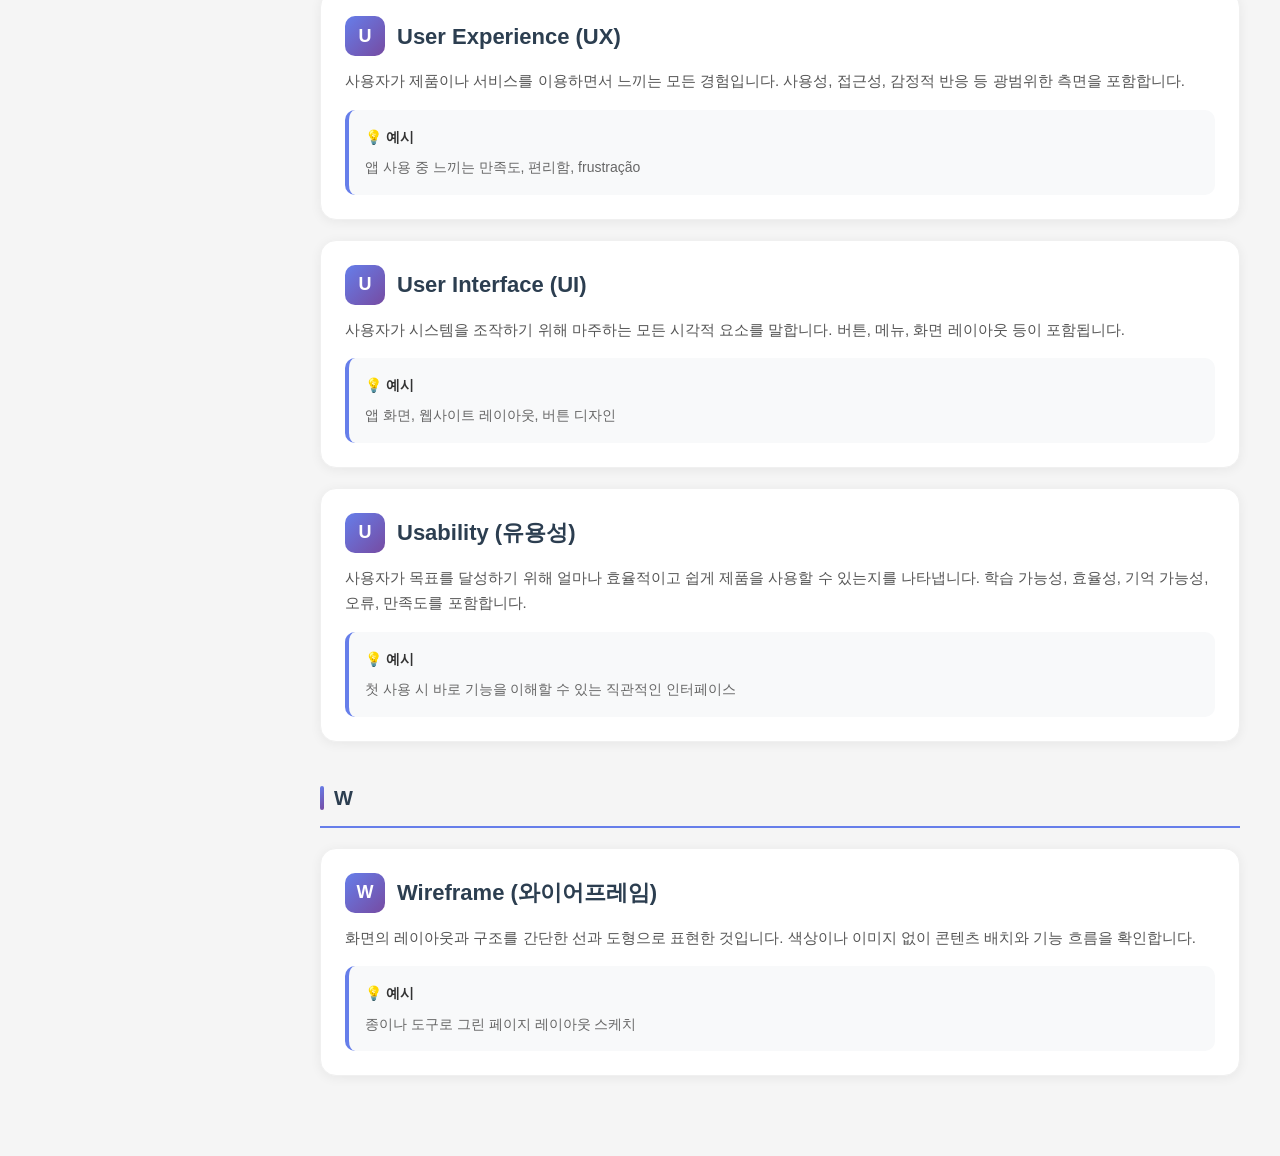
<file: pages/uiux-terms.html>
<!DOCTYPE html>
<html lang="ko">
<head>
    <meta charset="UTF-8">
    <meta name="viewport" content="width=device-width, initial-scale=1.0">
    <title>UI/UX 용어 - UI/UX Learning</title>
    <link rel="stylesheet" href="../assets/css/common.css">
    <link rel="stylesheet" href="../assets/css/style.css">
    <link rel="preconnect" href="https://fonts.googleapis.com">
    <link rel="preconnect" href="https://fonts.gstatic.com" crossorigin>
    <link href="https://fonts.googleapis.com/css2?family=Noto+Sans+KR:wght@400;500;600;700&display=swap" rel="stylesheet">
</head>
<body>
    <div class="container">
        <!-- 좌측 사이드바 (공통 메뉴) -->
        <aside class="sidebar">
            <div class="sidebar-header">
                <a href="../index.html" class="logo">
                    <span>UI/UX</span> Learning
                </a>
                <p class="logo-sub">웹 프론트엔드 학습 사이트</p>
            </div>
            
            <!-- 검색창 -->
            <div class="search-container">
                <div class="search-box">
                    <input type="text" placeholder="UI/UX 용어 검색..." data-search-target="term-name">
                    <span class="search-icon">🔍</span>
                </div>
            </div>
            
            <!-- 네비게이션 메뉴 -->
            <nav class="nav-menu">
                <ul>
                    <li>
                        <a href="../index.html">
                            <span>🏠</span> 메인 페이지
                        </a>
                    </li>
                    <li>
                        <a href="html.html">
                            <span>📄</span> HTML
                        </a>
                    </li>
                    <li>
                        <a href="css.html">
                            <span>🎨</span> CSS
                        </a>
                    </li>
                    <li>
                        <a href="javascript.html">
                            <span>⚡</span> JavaScript
                        </a>
                    </li>
                    <li>
                        <a href="jquery.html">
                            <span>🔷</span> jQuery
                        </a>
                    </li>
                    <li>
                        <a href="uiux-terms.html" class="active">
                            <span>📚</span> UI/UX 용어
                        </a>
                    </li>
                </ul>
            </nav>
            
            <div class="sidebar-footer">
                <p>© 2026 UI/UX Learning</p>
                <p>웹 프론트엔드 기술을 배워보세요</p>
            </div>
        </aside>
        
        <!-- 메인 콘텐츠 영역 -->
        <main class="main-content">
            <div class="page-header">
                <h1 class="page-title">UI/UX 용어 사전</h1>
                <p class="page-description">웹 디자인 및 UX 분야에서 자주 사용되는 용어들을 정리했습니다.</p>
            </div>
            
            <!-- 용어 검색 결과 메시지 -->
            <div class="search-result-message">
                <span class="result-count"></span>
            </div>
            
            <!-- UI/UX 용어 목록 -->
            <div class="terms-container">
                
                <!-- A -->
                <section class="term-section">
                    <h2 class="term-section-title"><span class="term-letter">A</span></h2>
                    <div class="term-card" data-term-name="affordance 어포던스">
                        <h3 class="term-name"><span class="term-icon">A</span> Affordance (어포던스)</h3>
                        <div class="term-definition">
                            <p>사용자가 특정 행동을 취할 수 있음을 시각적으로暗示하는 요소입니다. 예를 들어, 버튼은 클릭할 수 있다는 것을 시각적으로 표현하고, 레버는 당길 수 있다는 것을暗示합니다.</p>
                        </div>
                        <div class="term-example">
                            <div class="term-example-title">💡 예시</div>
                            버튼의 그림자, 호버 효과, 입력 필드의 테두리 등
                        </div>
                    </div>
                    
                    <div class="term-card" data-term-name="accessibility 접근성">
                        <h3 class="term-name"><span class="term-icon">A</span> Accessibility (접근성)</h3>
                        <div class="term-definition">
                            <p>장애를 가진 사용자나 다양한 환경의 사용자들도 동등하게 서비스를 이용할 수 있도록 하는 것입니다. WCAG 가이드라인을 따릅니다.</p>
                        </div>
                        <div class="term-example">
                            <div class="term-example-title">💡 예시</div>
                            스크린 리더 지원, 키보드 네비게이션, 색상 대비 확보
                        </div>
                    </div>
                </section>
                
                <!-- B -->
                <section class="term-section">
                    <h2 class="term-section-title"><span class="term-letter">B</span></h2>
                    <div class="term-card" data-term-name="bounce rate 이탈률">
                        <h3 class="term-name"><span class="term-icon">B</span> Bounce Rate (이탈률)</h3>
                        <div class="term-definition">
                            <p>사용자가 첫 번째 페이지에서만 머물르고 다른 페이지로 이동하지 않고 사이트를 떠나는 비율을 말합니다. 높은 이탈률은 사이트 콘텐츠나 사용자 경험에 문제가 있을 수 있음을暗示합니다.</p>
                        </div>
                        <div class="term-example">
                            <div class="term-example-title">💡 예시</div>
                            이탈률 70% = 방문자 10명 중 7명이 첫 페이지에서 떠남
                        </div>
                    </div>
                    
                    <div class="term-card" data-term-name="branding 브랜딩">
                        <h3 class="term-name"><span class="term-icon">B</span> Branding (브랜딩)</h3>
                        <div class="term-definition">
                            <p>로고, 색상, 타이포그래피, 톤앤매너 등 시각적 요소를 통해 브랜드의 정체성을 구축하고 사용자에게 일관된 경험을 제공하는 것입니다.</p>
                        </div>
                        <div class="term-example">
                            <div class="term-example-title">💡 예시</div>
                            애플의 미니멀한 디자인, 네이버의 그린 컬러
                        </div>
                    </div>
                </section>
                
                <!-- C -->
                <section class="term-section">
                    <h2 class="term-section-title"><span class="term-letter">C</span></h2>
                    <div class="term-card" data-term-name="conversion rate 전환율">
                        <h3 class="term-name"><span class="term-icon">C</span> Conversion Rate (전환율)</h3>
                        <div class="term-definition">
                            <p>사이트 방문자 중 구매, 회원가입, 다운로드 등 원하는 행동을 수행한 사용자의 비율입니다. 마케팅 효과 측정 중요한 지표입니다.</p>
                        </div>
                        <div class="term-example">
                            <div class="term-example-title">💡 예시</div>
                            전환율 5% = 방문자 100명 중 5명이 구매 완료
                        </div>
                    </div>
                    
                    <div class="term-card" data-term-name="call to action 행동 유도">
                        <h3 class="term-name"><span class="term-icon">C</span> Call to Action (CTA)</h3>
                        <div class="term-definition">
                            <p>버튼, 링크, 배너 등 사용자에게 특정 행동을 유도하는 시각적 요소입니다. "지금 구매하기", "무료 체험 시작" 등의 문구가 포함됩니다.</p>
                        </div>
                        <div class="term-example">
                            <div class="term-example-title">💡 예시</div>
                            "지금 시작하기" 버튼, "장바구니 담기" 버튼
                        </div>
                    </div>
                    
                    <div class="term-card" data-term-name="card ui 카드 UI">
                        <h3 class="term-name"><span class="term-icon">C</span> Card UI (카드 UI)</h3>
                        <div class="term-definition">
                            <p>이미지, 제목, 설명 등을 하나의 카드 형태로 그룹화하여 표현하는 디자인 패턴입니다. 정보의 구조화와 스캔성 향상에 효과적입니다.</p>
                        </div>
                        <div class="term-example">
                            <div class="term-example-title">💡 예시</div>
                            Pinterest 보드, Google Material Design 카드
                        </div>
                    </div>
                </section>
                
                <!-- D -->
                <section class="term-section">
                    <h2 class="term-section-title"><span class="term-letter">D</span></h2>
                    <div class="term-card" data-term-name="design system 디자인 시스템">
                        <h3 class="term-name"><span class="term-icon">D</span> Design System (디자인 시스템)</h3>
                        <div class="term-definition">
                            <p>색상, 타이포그래피, 간격, 컴포넌트 등 디자인의 모든 요소를 표준화하여 일관된 사용자 경험을 제공하는 시스템입니다.</p>
                        </div>
                        <div class="term-example">
                            <div class="term-example-title">💡 예시</div>
                            Material Design, Apple's Human Interface Guidelines
                        </div>
                    </div>
                    
                    <div class="term-card" data-term-name="dark mode 다크 모드">
                        <h3 class="term-name"><span class="term-icon">D</span> Dark Mode (다크 모드)</h3>
                        <div class="term-definition">
                            <p>어두운 배경에 밝은 텍스트를 사용하여 눈의 피로를 줄이고 배터리를 절약할 수 있는 모드입니다. 야간 사용이나 미니멀한 디자인 선호用户提供합니다.</p>
                        </div>
                        <div class="term-example">
                            <div class="term-example-title">💡 예시</div>
                            Twitter, YouTube, Discord의 다크 모드
                        </div>
                    </div>
                </section>
                
                <!-- F -->
                <section class="term-section">
                    <h2 class="term-section-title"><span class="term-letter">F</span></h2>
                    <div class="term-card" data-term-name="figma 피그마">
                        <h3 class="term-name"><span class="term-icon">F</span> Figma (피그마)</h3>
                        <div class="term-definition">
                            <p>UI/UX 디자인, 프로토타이핑, 협업을 위한 웹 기반 디자인 도구입니다. 실시간 협업이 가능하고 다양한 플러그인이 있습니다.</p>
                        </div>
                        <div class="term-example">
                            <div class="term-example-title">💡 예시</div>
                            웹사이트 와이어프레임, 모바일 앱 디자인, 아이콘 제작
                        </div>
                    </div>
                    
                    <div class="term-card" data-term-name="flat design 플랫 디자인">
                        <h3 class="term-name"><span class="term-icon">F</span> Flat Design (플랫 디자인)</h3>
                        <div class="term-definition">
                            <p>그림자, 그라데이션, 입체 효과를 배제하고 단순하고 평면적인 형태로 표현하는 디자인 스타일입니다. 깔끔하고 현대적인 느낌을 줍니다.</p>
                        </div>
                        <div class="term-example">
                            <div class="term-example-title">💡 예시</div>
                            Windows 8, iOS 7 인터페이스
                        </div>
                    </div>
                </section>
                
                <!-- G -->
                <section class="term-section">
                    <h2 class="term-section-title"><span class="term-letter">G</span></h2>
                    <div class="term-card" data-term-name="gesture 제스처">
                        <h3 class="term-name"><span class="term-icon">G</span> Gesture (제스처)</h3>
                        <div class="term-definition">
                            <p>스와이프, 핀치, 더블탭 등 손가락 동작으로 인터페이스를 조작하는 방식입니다. 모바일 및 태블릿에서 주로 사용됩니다.</p>
                        </div>
                        <div class="term-example">
                            <div class="term-example-title">💡 예시</div>
                            스와이프하여 페이지 이동, 핀치로 줌인/줌아웃
                        </div>
                    </div>
                </section>
                
                <!-- H -->
                <section class="term-section">
                    <h2 class="term-section-title"><span class="term-letter">H</span></h2>
                    <div class="term-card" data-term-name="heuristic evaluation 휴리스틱 평가">
                        <h3 class="term-name"><span class="term-icon">H</span> Heuristic Evaluation (휴리스틱 평가)</h3>
                        <div class="term-definition">
                            <p>Jacob Nielsen이 제시한 10가지 usability heuristics를 기반으로 전문가가 UI를 평가하는 방법입니다. 비용 대비 효과적인 평가 방식입니다.</p>
                        </div>
                        <div class="term-example">
                            <div class="term-example-title">💡 예시</div>
                            시스템 상태 가시성, 사용자 제어와 자유, 일관성
                        </div>
                    </div>
                    
                    <div class="term-card" data-term-name="hover effect 호버 효과">
                        <h3 class="term-name"><span class="term-icon">H</span> Hover Effect (호버 효과)</h3>
                        <div class="term-definition">
                            <p>사용자가 요소 위에 마우스를 올렸을 때 색상 변경, 크기 변화, 그림자 추가 등 시각적 피드백을 제공하는 것입니다.</p>
                        </div>
                        <div class="term-example">
                            <div class="term-example-title">💡 예시</div>
                            버튼 호버 시 색상 변경, 카드 호버 시 약간 상승
                        </div>
                    </div>
                </section>
                
                <!-- I -->
                <section class="term-section">
                    <h2 class="term-section-title"><span class="term-letter">I</span></h2>
                    <div class="term-card" data-term-name="information architecture 정보 구조">
                        <h3 class="term-name"><span class="term-icon">I</span> Information Architecture (IA)</h3>
                        <div class="term-definition">
                            <p>웹사이트나 앱의 콘텐츠를 체계적으로 구성하고 사용자가 원하는 정보를 쉽게 찾을 수 있도록 하는 구조 설계입니다.</p>
                        </div>
                        <div class="term-example">
                            <div class="term-example-title">💡 예시</div>
                            메뉴 구조, 사이트맵, 내비게이션 설계
                        </div>
                    </div>
                    
                    <div class="term-card" data-term-name="interaction design 상호작용 디자인">
                        <h3 class="term-name"><span class="term-icon">I</span> Interaction Design (IxD)</h3>
                        <div class="term-definition">
                            <p>사용자가 제품과 어떻게 상호작용하는지를 설계하는 것입니다. 버튼, 애니메이션, 피드백 등 모든 상호작용 요소를 포함합니다.</p>
                        </div>
                        <div class="term-example">
                            <div class="term-example-title">💡 예시</div>
                            버튼 클릭 시 애니메이션, 드래그 앤 드롭 동작
                        </div>
                    </div>
                </section>
                
                <!-- L -->
                <section class="term-section">
                    <h2 class="term-section-title"><span class="term-letter">L</span></h2>
                    <div class="term-card" data-term-name="layout 레이아웃">
                        <h3 class="term-name"><span class="term-icon">L</span> Layout (레이아웃)</h3>
                        <div class="term-definition">
                            <p>텍스트, 이미지, 버튼 등 페이지 내 모든 요소들의 위치와 크기를 결정하는 것입니다. 사용자의 시선 흐름과 정보의 우선순위를 고려합니다.</p>
                        </div>
                        <div class="term-example">
                            <div class="term-example-title">💡 예시</div>
                            그리드 시스템, 12컬럼 레이아웃, 카드 그리드
                        </div>
                    </div>
                </section>
                
                <!-- M -->
                <section class="term-section">
                    <h2 class="term-section-title"><span class="term-letter">M</span></h2>
                    <div class="term-card" data-term-name="microinteraction 마이크로 인터랙션">
                        <h3 class="term-name"><span class="term-icon">M</span> Microinteraction (마이크로 인터랙션)</h3>
                        <div class="term-definition">
                            <p>버튼 클릭, 토글 스위치, 로딩 인디케이터 등 작은 상호작용을 의미합니다. 사용자에게 피드백을 제공하고 경험을 풍부하게 합니다.</p>
                        </div>
                        <div class="term-example">
                            <div class="term-example-title">💡 예시</div>
                            하트 아이콘 클릭 시 애니메이션, 폼 제출 성공 표시
                        </div>
                    </div>
                    
                    <div class="term-card" data-term-name="mobile first 모바일 퍼스트">
                        <h3 class="term-name"><span class="term-icon">M</span> Mobile First (모바일 퍼스트)</h3>
                        <div class="term-definition">
                            <p>먼저 모바일 환경을 설계하고 점차 데스크톱으로 확장하는 디자인 접근법입니다. 제한된 화면 공간에서 핵심 기능을 먼저 정의합니다.</p>
                        </div>
                        <div class="term-example">
                            <div class="term-example-title">💡 예시</div>
                            반응형 웹 디자인에서 모바일 버전 먼저 제작
                        </div>
                    </div>
                </section>
                
                <!-- N -->
                <section class="term-section">
                    <h2 class="term-section-title"><span class="term-letter">N</span></h2>
                    <div class="term-card" data-term-name="navigation 네비게이션">
                        <h3 class="term-name"><span class="term-icon">N</span> Navigation (네비게이션)</h3>
                        <div class="term-definition">
                            <p>메뉴, 링크, 버튼 등 사용자가 사이트 내에서 원하는 페이지로 이동할 수 있도록 하는 모든 요소입니다.</p>
                        </div>
                        <div class="term-example">
                            <div class="term-example-title">💡 예시</div>
                            상단 메뉴, 사이드바,面包crumb, 푸터 링크
                        </div>
                    </div>
                </section>
                
                <!-- P -->
                <section class="term-section">
                    <h2 class="term-section-title"><span class="term-letter">P</span></h2>
                    <div class="term-card" data-term-name="persona 페르소나">
                        <h3 class="term-name"><span class="term-icon">P</span> Persona (페르소나)</h3>
                        <div class="term-definition">
                            <p>연구를 바탕으로 만든 가상의 사용자 캐릭터입니다. 연령, 직업, 목표, Pain Point 등을 구체적으로 설정하여 설계 결정에 활용합니다.</p>
                        </div>
                        <div class="term-example">
                            <div class="term-example-title">💡 예시</div>
                            "30대 직장인 김철수" - 출퇴근 시간에 앱 사용, 빠른 정보 탐색 선호
                        </div>
                    </div>
                    
                    <div class="term-card" data-term-name="prototype 프로토타입">
                        <h3 class="term-name"><span class="term-icon">P</span> Prototype (프로토타입)</h3>
                        <div class="term-definition">
                            <p>완성된 제품之前에 만드는 테스트용 모델입니다. 낮은 충실도(와이어프레임)에서 높은 충실도(고급 프로토타입)까지 다양한 수준이 있습니다.</p>
                        </div>
                        <div class="term-example">
                            <div class="term-example-title">💡 예시</div>
                            Figma 프로토타입, InVision 프로토타입
                        </div>
                    </div>
                </section>
                
                <!-- R -->
                <section class="term-section">
                    <h2 class="term-section-title"><span class="term-letter">R</span></h2>
                    <div class="term-card" data-term-name="responsive 반응형">
                        <h3 class="term-name"><span class="term-icon">R</span> Responsive (반응형)</h3>
                        <div class="term-definition">
                            <p>데스크톱, 태블릿, 모바일 등 다양한 화면 크기에 최적화되어 자동으로 레이아웃이 변경되는 웹 디자인 방식입니다.</p>
                        </div>
                        <div class="term-example">
                            <div class="term-example-title">💡 예시</div>
                            모바일에서 1열, 태블릿에서 2열, 데스크톱에서 3열
                        </div>
                    </div>
                </section>
                
                <!-- S -->
                <section class="term-section">
                    <h2 class="term-section-title"><span class="term-letter">S</span></h2>
                    <div class="term-card" data-term-name="sketch 스케치">
                        <h3 class="term-name"><span class="term-icon">S</span> Sketch (스케치)</h3>
                        <div class="term-definition">
                            <p>macOS 전용 UI/UX 디자인 도구입니다. 벡터 기반 편집이 가능하고 Figma와 함께 업계 표준 도구로 사용됩니다.</p>
                        </div>
                        <div class="term-example">
                            <div class="term-example-title">💡 예시</div>
                            웹사이트 디자인, 아이콘 디자인, 프로토타이핑
                        </div>
                    </div>
                    
                    <div class="term-card" data-term-name="sticky header 스티키 헤더">
                        <h3 class="term-name"><span class="term-icon">S</span> Sticky Header (스티키 헤더)</h3>
                        <div class="term-definition">
                            <p>사용자가 페이지를 스크롤하더라도 상단에 고정되어 항상 볼 수 있는 헤더입니다. 네비게이션 접근성을 높입니다.</p>
                        </div>
                        <div class="term-example">
                            <div class="term-example-title">💡 예시</div>
                            스크롤 시 사라지지 않는 상단 메뉴 바
                        </div>
                    </div>
                </section>
                
                <!-- U -->
                <section class="term-section">
                    <h2 class="term-section-title"><span class="term-letter">U</span></h2>
                    <div class="term-card" data-term-name="user experience 사용자 경험">
                        <h3 class="term-name"><span class="term-icon">U</span> User Experience (UX)</h3>
                        <div class="term-definition">
                            <p>사용자가 제품이나 서비스를 이용하면서 느끼는 모든 경험입니다. 사용성, 접근성, 감정적 반응 등 광범위한 측면을 포함합니다.</p>
                        </div>
                        <div class="term-example">
                            <div class="term-example-title">💡 예시</div>
                            앱 사용 중 느끼는 만족도, 편리함, frustração
                        </div>
                    </div>
                    
                    <div class="term-card" data-term-name="user interface 사용자 인터페이스">
                        <h3 class="term-name"><span class="term-icon">U</span> User Interface (UI)</h3>
                        <div class="term-definition">
                            <p>사용자가 시스템을 조작하기 위해 마주하는 모든 시각적 요소를 말합니다. 버튼, 메뉴, 화면 레이아웃 등이 포함됩니다.</p>
                        </div>
                        <div class="term-example">
                            <div class="term-example-title">💡 예시</div>
                            앱 화면, 웹사이트 레이아웃, 버튼 디자인
                        </div>
                    </div>
                    
                    <div class="term-card" data-term-name="usability 유용성">
                        <h3 class="term-name"><span class="term-icon">U</span> Usability (유용성)</h3>
                        <div class="term-definition">
                            <p>사용자가 목표를 달성하기 위해 얼마나 효율적이고 쉽게 제품을 사용할 수 있는지를 나타냅니다. 학습 가능성, 효율성, 기억 가능성, 오류, 만족도를 포함합니다.</p>
                        </div>
                        <div class="term-example">
                            <div class="term-example-title">💡 예시</div>
                            첫 사용 시 바로 기능을 이해할 수 있는 직관적인 인터페이스
                        </div>
                    </div>
                </section>
                
                <!-- W -->
                <section class="term-section">
                    <h2 class="term-section-title"><span class="term-letter">W</span></h2>
                    <div class="term-card" data-term-name="wireframe 와이어프레임">
                        <h3 class="term-name"><span class="term-icon">W</span> Wireframe (와이어프레임)</h3>
                        <div class="term-definition">
                            <p>화면의 레이아웃과 구조를 간단한 선과 도형으로 표현한 것입니다. 색상이나 이미지 없이 콘텐츠 배치와 기능 흐름을 확인합니다.</p>
                        </div>
                        <div class="term-example">
                            <div class="term-example-title">💡 예시</div>
                            종이나 도구로 그린 페이지 레이아웃 스케치
                        </div>
                    </div>
                </section>
                
            </div>
            
            <!-- 검색 결과 없음 메시지 -->
            <div class="no-results">
                <p>검색 결과가 없습니다.</p>
                <p class="no-results-hint">다른 검색어를 입력해 보세요.</p>
            </div>
        </main>
    </div>
    
    <script src="../assets/js/common.js"></script>
    <script src="../assets/js/terms-search.js"></script>
</body>
</html>
</file>
<file: assets/css/common.css>
/* ========================================
   UI/UX Learning Site - Common Styles
   ======================================== */

/* CSS Reset & Base */
* {
    margin: 0;
    padding: 0;
    box-sizing: border-box;
}

html, body {
    height: 100%;
    font-family: 'Pretendard', 'Malgun Gothic', '맑은 고딕', sans-serif;
    font-size: 16px;
    line-height: 1.6;
    color: #333;
    background-color: #f5f5f5;
}

/* Layout - Main Container */
.container {
    display: flex;
    min-height: 100vh;
}

/* ========================================
   Left Sidebar (Menu Area)
   ======================================== */
.sidebar {
    width: 280px;
    background: linear-gradient(180deg, #2c3e50 0%, #1a252f 100%);
    color: #fff;
    display: flex;
    flex-direction: column;
    position: fixed;
    height: 100vh;
    box-shadow: 2px 0 10px rgba(0, 0, 0, 0.1);
}

/* Logo / Brand Area */
.sidebar-header {
    padding: 24px 20px;
    border-bottom: 1px solid rgba(255, 255, 255, 0.1);
    text-align: center;
}

.logo {
    font-size: 24px;
    font-weight: 700;
    color: #fff;
    text-decoration: none;
    display: block;
}

.logo span {
    color: #3498db;
}

.logo-sub {
    font-size: 12px;
    color: rgba(255, 255, 255, 0.6);
    margin-top: 4px;
}

/* Search Box */
.search-container {
    padding: 20px;
    border-bottom: 1px solid rgba(255, 255, 255, 0.1);
}

.search-box {
    position: relative;
    width: 100%;
}

.search-box input {
    width: 100%;
    padding: 12px 40px 12px 16px;
    border: none;
    border-radius: 8px;
    background-color: rgba(255, 255, 255, 0.1);
    color: #fff;
    font-size: 14px;
    transition: all 0.3s ease;
}

.search-box input::placeholder {
    color: rgba(255, 255, 255, 0.5);
}

.search-box input:focus {
    outline: none;
    background-color: rgba(255, 255, 255, 0.15);
    box-shadow: 0 0 0 2px #3498db;
}

.search-box .search-icon {
    position: absolute;
    right: 12px;
    top: 50%;
    transform: translateY(-50%);
    color: rgba(255, 255, 255, 0.5);
    font-size: 16px;
}

/* Navigation Menu */
.nav-menu {
    flex: 1;
    overflow-y: auto;
    padding: 16px 0;
}

.nav-menu ul {
    list-style: none;
}

.nav-menu li {
    margin: 4px 12px;
}

.nav-menu a {
    display: flex;
    align-items: center;
    padding: 14px 16px;
    color: rgba(255, 255, 255, 0.8);
    text-decoration: none;
    border-radius: 8px;
    transition: all 0.3s ease;
    font-size: 15px;
}

.nav-menu a:hover {
    background-color: rgba(255, 255, 255, 0.1);
    color: #fff;
    transform: translateX(4px);
}

.nav-menu a.active {
    background-color: #3498db;
    color: #fff;
    font-weight: 600;
}

.nav-menu a i {
    margin-right: 12px;
    width: 20px;
    text-align: center;
}

/* Sidebar Footer */
.sidebar-footer {
    padding: 16px 20px;
    border-top: 1px solid rgba(255, 255, 255, 0.1);
    text-align: center;
    font-size: 12px;
    color: rgba(255, 255, 255, 0.5);
}

/* ========================================
   Main Content Area
   ======================================== */
.main-content {
    flex: 1;
    margin-left: 280px;
    padding: 40px;
    min-height: 100vh;
}

/* Page Header */
.page-header {
    margin-bottom: 32px;
    padding-bottom: 24px;
    border-bottom: 2px solid #e0e0e0;
}

.page-title {
    font-size: 32px;
    font-weight: 700;
    color: #2c3e50;
    margin-bottom: 8px;
}

.page-description {
    font-size: 16px;
    color: #666;
}

/* Content Sections */
.content-section {
    background-color: #fff;
    border-radius: 12px;
    padding: 32px;
    margin-bottom: 24px;
    box-shadow: 0 2px 8px rgba(0, 0, 0, 0.06);
}

.section-title {
    font-size: 24px;
    font-weight: 600;
    color: #2c3e50;
    margin-bottom: 16px;
    padding-bottom: 12px;
    border-bottom: 1px solid #e0e0e0;
}

.section-description {
    font-size: 15px;
    color: #555;
    line-height: 1.8;
    margin-bottom: 20px;
}

/* Image Container */
.image-container {
    margin: 24px 0;
    text-align: center;
}

.image-container img {
    max-width: 100%;
    height: auto;
    border-radius: 8px;
    box-shadow: 0 4px 12px rgba(0, 0, 0, 0.1);
}

.image-caption {
    margin-top: 12px;
    font-size: 14px;
    color: #888;
    font-style: italic;
}

/* Code Block */
.code-block {
    background-color: #282c34;
    border-radius: 8px;
    margin: 20px 0;
    overflow: hidden;
}

.code-header {
    display: flex;
    justify-content: space-between;
    align-items: center;
    padding: 12px 16px;
    background-color: #21252b;
    border-bottom: 1px solid #3a3f4b;
}

.code-language {
    font-size: 12px;
    color: #abb2bf;
    font-weight: 600;
    text-transform: uppercase;
}

.code-copy-btn {
    padding: 6px 12px;
    background-color: #3498db;
    border: none;
    border-radius: 4px;
    color: #fff;
    font-size: 12px;
    cursor: pointer;
    transition: background-color 0.3s ease;
}

.code-copy-btn:hover {
    background-color: #2980b9;
}

.code-content {
    padding: 20px;
    overflow-x: auto;
}

.code-content pre {
    margin: 0;
    font-family: 'Consolas', 'Monaco', 'Courier New', monospace;
    font-size: 14px;
    line-height: 1.6;
    color: #abb2bf;
}

.code-content code {
    font-family: inherit;
}

/* Syntax Highlighting */
.code-content .keyword {
    color: #c678dd;
}

.code-content .string {
    color: #98c379;
}

.code-content .comment {
    color: #5c6370;
    font-style: italic;
}

.code-content .function {
    color: #61afef;
}

.code-content .tag {
    color: #e06c75;
}

.code-content .attr {
    color: #d19a66;
}

.code-content .property {
    color: #e06c75;
}

.code-content .value {
    color: #98c379;
}

/* Prompt/Tip Box */
.prompt-box {
    background-color: #e8f4fd;
    border-left: 4px solid #3498db;
    padding: 16px 20px;
    margin: 20px 0;
    border-radius: 0 8px 8px 0;
}

.prompt-box.info {
    background-color: #e8f4fd;
    border-left-color: #3498db;
}

.prompt-box.warning {
    background-color: #fff8e1;
    border-left-color: #ffc107;
}

.prompt-box.success {
    background-color: #e8f5e9;
    border-left-color: #4caf50;
}

.prompt-title {
    font-weight: 600;
    color: #2c3e50;
    margin-bottom: 8px;
    display: flex;
    align-items: center;
    gap: 8px;
}

.prompt-content {
    font-size: 14px;
    color: #555;
    line-height: 1.6;
}

/* Example Box */
.example-box {
    background-color: #f8f9fa;
    border: 1px solid #e0e0e0;
    border-radius: 8px;
    padding: 24px;
    margin: 20px 0;
}

.example-title {
    font-size: 16px;
    font-weight: 600;
    color: #2c3e50;
    margin-bottom: 16px;
    display: flex;
    align-items: center;
    gap: 8px;
}

.example-title::before {
    content: "📝";
}

/* Result Preview */
.result-preview {
    background-color: #fff;
    border: 1px solid #e0e0e0;
    border-radius: 8px;
    padding: 24px;
    margin: 20px 0;
    min-height: 100px;
}

.result-title {
    font-size: 14px;
    font-weight: 600;
    color: #888;
    margin-bottom: 16px;
    text-transform: uppercase;
    letter-spacing: 0.5px;
}

/* Button Styles */
.btn {
    display: inline-block;
    padding: 12px 24px;
    border: none;
    border-radius: 8px;
    font-size: 15px;
    font-weight: 600;
    cursor: pointer;
    transition: all 0.3s ease;
    text-decoration: none;
}

.btn-primary {
    background-color: #3498db;
    color: #fff;
}

.btn-primary:hover {
    background-color: #2980b9;
    transform: translateY(-2px);
    box-shadow: 0 4px 12px rgba(52, 152, 219, 0.3);
}

.btn-secondary {
    background-color: #95a5a6;
    color: #fff;
}

.btn-secondary:hover {
    background-color: #7f8c8d;
}

.btn-success {
    background-color: #27ae60;
    color: #fff;
}

.btn-success:hover {
    background-color: #229954;
}

/* List Styles */
.content-list {
    list-style: none;
    padding: 0;
}

.content-list li {
    padding: 12px 0;
    padding-left: 24px;
    position: relative;
    border-bottom: 1px solid #f0f0f0;
}

.content-list li:last-child {
    border-bottom: none;
}

.content-list li::before {
    content: "▸";
    position: absolute;
    left: 0;
    color: #3498db;
    font-weight: bold;
}

/* Table Styles */
.content-table {
    width: 100%;
    border-collapse: collapse;
    margin: 20px 0;
}

.content-table th,
.content-table td {
    padding: 14px 16px;
    text-align: left;
    border-bottom: 1px solid #e0e0e0;
}

.content-table th {
    background-color: #f8f9fa;
    font-weight: 600;
    color: #2c3e50;
}

.content-table tr:hover {
    background-color: #f8f9fa;
}

/* Tag Styles */
.tag {
    display: inline-block;
    padding: 4px 12px;
    background-color: #e0e0e0;
    border-radius: 20px;
    font-size: 12px;
    color: #555;
    margin-right: 8px;
    margin-bottom: 8px;
}

.tag.html {
    background-color: #e34f26;
    color: #fff;
}

.tag.css {
    background-color: #1572b6;
    color: #fff;
}

.tag.javascript {
    background-color: #f7df1e;
    color: #333;
}

.tag.jquery {
    background-color: #0769ad;
    color: #fff;
}

/* Responsive Design */
@media (max-width: 768px) {
    .sidebar {
        width: 100%;
        position: relative;
        height: auto;
    }
    
    .main-content {
        margin-left: 0;
        padding: 20px;
    }
    
    .container {
        flex-direction: column;
    }
}

/* Scrollbar Styles */
::-webkit-scrollbar {
    width: 8px;
    height: 8px;
}

::-webkit-scrollbar-track {
    background: #f1f1f1;
}

::-webkit-scrollbar-thumb {
    background: #c1c1c1;
    border-radius: 4px;
}

::-webkit-scrollbar-thumb:hover {
    background: #a1a1a1;
}

/* Animation */
@keyframes fadeIn {
    from {
        opacity: 0;
        transform: translateY(10px);
    }
    to {
        opacity: 1;
        transform: translateY(0);
    }
}

.content-section {
    animation: fadeIn 0.4s ease-out;
}

/* Utility Classes */
.text-center {
    text-align: center;
}

.text-right {
    text-align: right;
}

.mt-10 {
    margin-top: 10px;
}

.mt-20 {
    margin-top: 20px;
}

.mb-10 {
    margin-bottom: 10px;
}

.mb-20 {
    margin-bottom: 20px;
}
</file>
<file: assets/css/style.css>
/* ========================================
   UI/UX Learning Site - Additional Styles
   추가 페이지 스타일
   ======================================== */

/* 페이지별 개별 스타일은 여기에 작성 */

/* Card Styles */
.card {
    background: #fff;
    border-radius: 12px;
    padding: 24px;
    box-shadow: 0 2px 8px rgba(0, 0, 0, 0.06);
    transition: transform 0.3s ease, box-shadow 0.3s ease;
}

.card:hover {
    transform: translateY(-4px);
    box-shadow: 0 8px 24px rgba(0, 0, 0, 0.1);
}

/* Grid Layout */
.grid-2 {
    display: grid;
    grid-template-columns: repeat(2, 1fr);
    gap: 24px;
}

.grid-3 {
    display: grid;
    grid-template-columns: repeat(3, 1fr);
    gap: 24px;
}

.grid-4 {
    display: grid;
    grid-template-columns: repeat(4, 1fr);
    gap: 24px;
}

@media (max-width: 1024px) {
    .grid-4 {
        grid-template-columns: repeat(2, 1fr);
    }
}

@media (max-width: 768px) {
    .grid-2,
    .grid-3,
    .grid-4 {
        grid-template-columns: 1fr;
    }
}

/* Flex Utilities */
.flex {
    display: flex;
}

.flex-center {
    display: flex;
    justify-content: center;
    align-items: center;
}

.flex-between {
    display: flex;
    justify-content: space-between;
    align-items: center;
}

.flex-wrap {
    flex-wrap: wrap;
}

.gap-10 {
    gap: 10px;
}

.gap-20 {
    gap: 20px;
}

/* Spacing */
.mt-0 { margin-top: 0; }
.mt-10 { margin-top: 10px; }
.mt-20 { margin-top: 20px; }
.mt-30 { margin-top: 30px; }
.mt-40 { margin-top: 40px; }

.mb-0 { margin-bottom: 0; }
.mb-10 { margin-bottom: 10px; }
.mb-20 { margin-bottom: 20px; }
.mb-30 { margin-bottom: 30px; }
.mb-40 { margin-bottom: 40px; }

.pt-20 { padding-top: 20px; }
.pt-40 { padding-top: 40px; }
.pb-20 { padding-bottom: 20px; }
.pb-40 { padding-bottom: 40px; }

/* Text Colors */
.text-primary { color: #3498db; }
.text-secondary { color: #95a5a6; }
.text-success { color: #27ae60; }
.text-warning { color: #f39c12; }
.text-danger { color: #e74c3c; }
.text-dark { color: #2c3e50; }
.text-light { color: #ecf0f1; }
.text-muted { color: #7f8c8d; }

/* Background Colors */
.bg-primary { background-color: #3498db; color: #fff; }
.bg-secondary { background-color: #95a5a6; color: #fff; }
.bg-success { background-color: #27ae60; color: #fff; }
.bg-warning { background-color: #f39c12; color: #fff; }
.bg-danger { background-color: #e74c3c; color: #fff; }
.bg-dark { background-color: #2c3e50; color: #fff; }
.bg-light { background-color: #ecf0f1; }

/* Border Radius */
.rounded { border-radius: 8px; }
.rounded-lg { border-radius: 12px; }
.rounded-xl { border-radius: 16px; }
.rounded-full { border-radius: 50%; }

/* Shadow */
.shadow-sm {
    box-shadow: 0 1px 3px rgba(0, 0, 0, 0.1);
}

.shadow {
    box-shadow: 0 4px 6px rgba(0, 0, 0, 0.1);
}

.shadow-lg {
    box-shadow: 0 10px 25px rgba(0, 0, 0, 0.15);
}

/* Border */
.border {
    border: 1px solid #e0e0e0;
}

.border-top {
    border-top: 1px solid #e0e0e0;
}

.border-bottom {
    border-bottom: 1px solid #e0e0e0;
}

/* Width/Height */
.w-100 { width: 100%; }
.h-100 { height: 100%; }
.min-h-100 { min-height: 100vh; }

/* Display */
.d-none { display: none; }
.d-block { display: block; }
.d-inline { display: inline; }
.d-inline-block { display: inline-block; }
.d-flex { display: flex; }

/* Position */
.position-relative { position: relative; }
.position-absolute { position: absolute; }
.position-fixed { position: fixed; }
.position-sticky { position: sticky; }

/* Overflow */
.overflow-hidden { overflow: hidden; }
.overflow-auto { overflow: auto; }
.overflow-scroll { overflow: scroll; }

/* Cursor */
.cursor-pointer { cursor: pointer; }
.cursor-default { cursor: default; }
.cursor-not-allowed { cursor: not-allowed; }

/* Transition */
.transition {
    transition: all 0.3s ease;
}

/* Hover Effects */
.hover-lift:hover {
    transform: translateY(-4px);
}

.hover-scale:hover {
    transform: scale(1.02);
}

.hover-opacity:hover {
    opacity: 0.8;
}

/* Search Highlight */
.search-highlight {
    background-color: #fff3cd;
    padding: 2px 4px;
    border-radius: 2px;
}

/* Loading Spinner */
.spinner {
    width: 40px;
    height: 40px;
    border: 4px solid #f3f3f3;
    border-top: 4px solid #3498db;
    border-radius: 50%;
    animation: spin 1s linear infinite;
}

@keyframes spin {
    0% { transform: rotate(0deg); }
    100% { transform: rotate(360deg); }
}

/* Progress Bar */
.progress {
    width: 100%;
    height: 8px;
    background-color: #e0e0e0;
    border-radius: 4px;
    overflow: hidden;
}

.progress-bar {
    height: 100%;
    background-color: #3498db;
    transition: width 0.3s ease;
}

/* Badge */
.badge {
    display: inline-block;
    padding: 4px 8px;
    font-size: 12px;
    font-weight: 600;
    border-radius: 4px;
    text-transform: uppercase;
}

.badge-primary { background-color: #3498db; color: #fff; }
.badge-success { background-color: #27ae60; color: #fff; }
.badge-warning { background-color: #f39c12; color: #fff; }
.badge-danger { background-color: #e74c3c; color: #fff; }
.badge-info { background-color: #17a2b8; color: #fff; }

/* Divider */
.divider {
    height: 1px;
    background-color: #e0e0e0;
    margin: 20px 0;
}

.divider-text {
    display: flex;
    align-items: center;
    margin: 20px 0;
}

.divider-text::before,
.divider-text::after {
    content: "";
    flex: 1;
    height: 1px;
    background-color: #e0e0e0;
}

.divider-text span {
    padding: 0 16px;
    color: #7f8c8d;
    font-size: 14px;
}

/* Avatar */
.avatar {
    width: 40px;
    height: 40px;
    border-radius: 50%;
    object-fit: cover;
}

.avatar-sm { width: 32px; height: 32px; }
.avatar-lg { width: 56px; height: 56px; }
.avatar-xl { width: 80px; height: 80px; }

/* Icon Box */
.icon-box {
    width: 48px;
    height: 48px;
    display: flex;
    align-items: center;
    justify-content: center;
    border-radius: 12px;
    font-size: 24px;
}

/* Tab Navigation */
.tabs {
    display: flex;
    border-bottom: 2px solid #e0e0e0;
    margin-bottom: 24px;
}

.tab-item {
    padding: 12px 24px;
    cursor: pointer;
    border-bottom: 2px solid transparent;
    margin-bottom: -2px;
    transition: all 0.3s ease;
}

.tab-item:hover {
    color: #3498db;
}

.tab-item.active {
    color: #3498db;
    border-bottom-color: #3498db;
    font-weight: 600;
}

.tab-content {
    display: none;
}

.tab-content.active {
    display: block;
}

/* Accordion */
.accordion {
    border: 1px solid #e0e0e0;
    border-radius: 8px;
    overflow: hidden;
}

.accordion-item {
    border-bottom: 1px solid #e0e0e0;
}

.accordion-item:last-child {
    border-bottom: none;
}

.accordion-header {
    padding: 16px 20px;
    background-color: #f8f9fa;
    cursor: pointer;
    display: flex;
    justify-content: space-between;
    align-items: center;
    font-weight: 600;
}

.accordion-header:hover {
    background-color: #e9ecef;
}

.accordion-body {
    padding: 20px;
    display: none;
}

.accordion-body.active {
    display: block;
}

/* Modal */
.modal {
    display: none;
    position: fixed;
    top: 0;
    left: 0;
    width: 100%;
    height: 100%;
    background-color: rgba(0, 0, 0, 0.5);
    z-index: 1000;
    justify-content: center;
    align-items: center;
}

.modal.active {
    display: flex;
}

.modal-content {
    background-color: #fff;
    border-radius: 12px;
    padding: 24px;
    max-width: 500px;
    width: 90%;
    max-height: 80vh;
    overflow-y: auto;
}

.modal-header {
    display: flex;
    justify-content: space-between;
    align-items: center;
    margin-bottom: 20px;
    padding-bottom: 16px;
    border-bottom: 1px solid #e0e0e0;
}

.modal-title {
    font-size: 20px;
    font-weight: 600;
}

.modal-close {
    cursor: pointer;
    font-size: 24px;
    color: #7f8c8d;
}

.modal-close:hover {
    color: #333;
}

/* Toast Notification */
.toast {
    position: fixed;
    bottom: 20px;
    right: 20px;
    padding: 16px 24px;
    background-color: #333;
    color: #fff;
    border-radius: 8px;
    box-shadow: 0 4px 12px rgba(0, 0, 0, 0.15);
    z-index: 1001;
    animation: slideIn 0.3s ease;
}

@keyframes slideIn {
    from {
        transform: translateX(100%);
        opacity: 0;
    }
    to {
        transform: translateX(0);
        opacity: 1;
    }
}

.toast.success { background-color: #27ae60; }
.toast.error { background-color: #e74c3c; }
.toast.warning { background-color: #f39c12; }
.toast.info { background-color: #3498db; }

/* Dropdown */
.dropdown {
    position: relative;
    display: inline-block;
}

.dropdown-menu {
    display: none;
    position: absolute;
    top: 100%;
    left: 0;
    min-width: 180px;
    background-color: #fff;
    border: 1px solid #e0e0e0;
    border-radius: 8px;
    box-shadow: 0 4px 12px rgba(0, 0, 0, 0.1);
    z-index: 100;
    margin-top: 8px;
}

.dropdown.active .dropdown-menu {
    display: block;
}

.dropdown-item {
    padding: 12px 16px;
    cursor: pointer;
    transition: background-color 0.2s ease;
}

.dropdown-item:hover {
    background-color: #f8f9fa;
}

.dropdown-item:first-child {
    border-radius: 8px 8px 0 0;
}

.dropdown-item:last-child {
    border-radius: 0 0 8px 8px;
}

/* Pagination */
.pagination {
    display: flex;
    gap: 8px;
    justify-content: center;
    margin-top: 24px;
}

.pagination-item {
    width: 36px;
    height: 36px;
    display: flex;
    align-items: center;
    justify-content: center;
    border: 1px solid #e0e0e0;
    border-radius: 8px;
    cursor: pointer;
    transition: all 0.3s ease;
}

.pagination-item:hover {
    border-color: #3498db;
    color: #3498db;
}

.pagination-item.active {
    background-color: #3498db;
    border-color: #3498db;
    color: #fff;
}

/* Breadcrumb */
.breadcrumb {
    display: flex;
    align-items: center;
    gap: 8px;
    font-size: 14px;
    color: #7f8c8d;
    margin-bottom: 16px;
}

.breadcrumb a {
    color: #3498db;
    text-decoration: none;
}

.breadcrumb a:hover {
    text-decoration: underline;
}

.breadcrumb-separator {
    color: #ccc;
}

/* Tooltip */
.tooltip {
    position: relative;
    display: inline-block;
}

.tooltip-text {
    visibility: hidden;
    position: absolute;
    bottom: 125%;
    left: 50%;
    transform: translateX(-50%);
    background-color: #333;
    color: #fff;
    padding: 8px 12px;
    border-radius: 6px;
    font-size: 12px;
    white-space: nowrap;
    z-index: 100;
    opacity: 0;
    transition: opacity 0.3s ease;
}

.tooltip:hover .tooltip-text {
    visibility: visible;
    opacity: 1;
}

/* Print Styles */
@media print {
    .sidebar,
    .search-container,
    .btn {
        display: none !important;
    }
    
    .main-content {
        margin-left: 0 !important;
        padding: 0 !important;
    }
    
    .content-section {
        box-shadow: none !important;
        border: 1px solid #ccc;
    }
}

/* ========================================
   UI/UX Terms Dictionary Styles
   용어 사전 페이지 스타일
   ======================================== */

/* Search Result Message */
.search-result-message {
    background: linear-gradient(135deg, #667eea 0%, #764ba2 100%);
    color: #fff;
    padding: 16px 24px;
    border-radius: 12px;
    margin-bottom: 24px;
    font-size: 16px;
    display: none;
    animation: fadeIn 0.3s ease;
}

.search-result-message .result-count {
    font-weight: 600;
}

/* No Results */
.no-results {
    text-align: center;
    padding: 60px 20px;
    color: #666;
    display: none;
}

.no-results-icon {
    font-size: 64px;
    margin-bottom: 16px;
    opacity: 0.5;
}

.no-results h3 {
    font-size: 24px;
    margin-bottom: 8px;
    color: #333;
}

/* Term Section */
.term-section {
    margin-bottom: 40px;
    animation: fadeIn 0.4s ease;
}

.term-section-title {
    font-size: 20px;
    font-weight: 600;
    color: #2c3e50;
    margin-bottom: 20px;
    padding-bottom: 12px;
    border-bottom: 2px solid #667eea;
    display: flex;
    align-items: center;
    gap: 10px;
}

.term-section-title::before {
    content: '';
    width: 4px;
    height: 24px;
    background: linear-gradient(135deg, #667eea 0%, #764ba2 100%);
    border-radius: 2px;
}

/* Term Card */
.term-card {
    background: #fff;
    border-radius: 16px;
    padding: 24px;
    margin-bottom: 20px;
    box-shadow: 0 2px 12px rgba(0, 0, 0, 0.06);
    border: 1px solid #f0f0f0;
    transition: all 0.3s ease;
}

.term-card:hover {
    transform: translateY(-2px);
    box-shadow: 0 8px 24px rgba(0, 0, 0, 0.1);
    border-color: #667eea;
}

.term-name {
    font-size: 22px;
    font-weight: 700;
    color: #2c3e50;
    margin-bottom: 12px;
    display: flex;
    align-items: center;
    gap: 12px;
}

.term-name .term-icon {
    width: 40px;
    height: 40px;
    background: linear-gradient(135deg, #667eea 0%, #764ba2 100%);
    border-radius: 10px;
    display: flex;
    align-items: center;
    justify-content: center;
    color: #fff;
    font-size: 18px;
}

.term-definition {
    font-size: 15px;
    line-height: 1.7;
    color: #555;
    margin-bottom: 16px;
}

.term-example {
    background: #f8f9fa;
    border-radius: 10px;
    padding: 16px;
    font-size: 14px;
    color: #666;
    border-left: 4px solid #667eea;
}

.term-example-title {
    font-weight: 600;
    color: #333;
    margin-bottom: 8px;
    display: flex;
    align-items: center;
    gap: 6px;
}

/* Search Highlight */
mark.search-highlight {
    background-color: #ffe066;
    color: #333;
    padding: 2px 4px;
    border-radius: 4px;
    font-weight: 600;
}

/* Term Category Tags */
.term-category {
    display: inline-block;
    padding: 4px 12px;
    background: #e8f4f8;
    color: #2980b9;
    border-radius: 20px;
    font-size: 12px;
    font-weight: 500;
    margin-left: 12px;
}

/* Responsive */
@media (max-width: 768px) {
    .term-card {
        padding: 20px;
    }
    
    .term-name {
        font-size: 18px;
        flex-direction: column;
        align-items: flex-start;
        gap: 8px;
    }
    
    .term-name .term-icon {
        width: 32px;
        height: 32px;
        font-size: 14px;
    }
    
    .term-category {
        margin-left: 0;
        margin-top: 8px;
    }
}
</file>
<file: uiux/assets/css/common.css>
/* ========================================
   UI/UX Learning Site - Common Styles
   ======================================== */

/* CSS Reset & Base */
* {
    margin: 0;
    padding: 0;
    box-sizing: border-box;
}

html, body {
    height: 100%;
    font-family: 'Pretendard', 'Malgun Gothic', '맑은 고딕', sans-serif;
    font-size: 16px;
    line-height: 1.6;
    color: #333;
    background-color: #f5f5f5;
}

/* Layout - Main Container */
.container {
    display: flex;
    min-height: 100vh;
}

/* ========================================
   Left Sidebar (Menu Area)
   ======================================== */
.sidebar {
    width: 280px;
    background: linear-gradient(180deg, #2c3e50 0%, #1a252f 100%);
    color: #fff;
    display: flex;
    flex-direction: column;
    position: fixed;
    height: 100vh;
    box-shadow: 2px 0 10px rgba(0, 0, 0, 0.1);
}

/* Logo / Brand Area */
.sidebar-header {
    padding: 24px 20px;
    border-bottom: 1px solid rgba(255, 255, 255, 0.1);
    text-align: center;
}

.logo {
    font-size: 24px;
    font-weight: 700;
    color: #fff;
    text-decoration: none;
    display: block;
}

.logo span {
    color: #3498db;
}

.logo-sub {
    font-size: 12px;
    color: rgba(255, 255, 255, 0.6);
    margin-top: 4px;
}

/* Search Box */
.search-container {
    padding: 20px;
    border-bottom: 1px solid rgba(255, 255, 255, 0.1);
}

.search-box {
    position: relative;
    width: 100%;
}

.search-box input {
    width: 100%;
    padding: 12px 40px 12px 16px;
    border: none;
    border-radius: 8px;
    background-color: rgba(255, 255, 255, 0.1);
    color: #fff;
    font-size: 14px;
    transition: all 0.3s ease;
}

.search-box input::placeholder {
    color: rgba(255, 255, 255, 0.5);
}

.search-box input:focus {
    outline: none;
    background-color: rgba(255, 255, 255, 0.15);
    box-shadow: 0 0 0 2px #3498db;
}

.search-box .search-icon {
    position: absolute;
    right: 12px;
    top: 50%;
    transform: translateY(-50%);
    color: rgba(255, 255, 255, 0.5);
    font-size: 16px;
}

/* Navigation Menu */
.nav-menu {
    flex: 1;
    overflow-y: auto;
    padding: 16px 0;
}

.nav-menu ul {
    list-style: none;
}

.nav-menu li {
    margin: 4px 12px;
}

.nav-menu a {
    display: flex;
    align-items: center;
    padding: 14px 16px;
    color: rgba(255, 255, 255, 0.8);
    text-decoration: none;
    border-radius: 8px;
    transition: all 0.3s ease;
    font-size: 15px;
}

.nav-menu a:hover {
    background-color: rgba(255, 255, 255, 0.1);
    color: #fff;
    transform: translateX(4px);
}

.nav-menu a.active {
    background-color: #3498db;
    color: #fff;
    font-weight: 600;
}

.nav-menu a i {
    margin-right: 12px;
    width: 20px;
    text-align: center;
}

/* Sidebar Footer */
.sidebar-footer {
    padding: 16px 20px;
    border-top: 1px solid rgba(255, 255, 255, 0.1);
    text-align: center;
    font-size: 12px;
    color: rgba(255, 255, 255, 0.5);
}

/* ========================================
   Main Content Area
   ======================================== */
.main-content {
    flex: 1;
    margin-left: 280px;
    padding: 40px;
    min-height: 100vh;
}

/* Page Header */
.page-header {
    margin-bottom: 32px;
    padding-bottom: 24px;
    border-bottom: 2px solid #e0e0e0;
}

.page-title {
    font-size: 32px;
    font-weight: 700;
    color: #2c3e50;
    margin-bottom: 8px;
}

.page-description {
    font-size: 16px;
    color: #666;
}

/* Content Sections */
.content-section {
    background-color: #fff;
    border-radius: 12px;
    padding: 32px;
    margin-bottom: 24px;
    box-shadow: 0 2px 8px rgba(0, 0, 0, 0.06);
}

.section-title {
    font-size: 24px;
    font-weight: 600;
    color: #2c3e50;
    margin-bottom: 16px;
    padding-bottom: 12px;
    border-bottom: 1px solid #e0e0e0;
}

.section-description {
    font-size: 15px;
    color: #555;
    line-height: 1.8;
    margin-bottom: 20px;
}

/* Image Container */
.image-container {
    margin: 24px 0;
    text-align: center;
}

.image-container img {
    max-width: 100%;
    height: auto;
    border-radius: 8px;
    box-shadow: 0 4px 12px rgba(0, 0, 0, 0.1);
}

.image-caption {
    margin-top: 12px;
    font-size: 14px;
    color: #888;
    font-style: italic;
}

/* Code Block */
.code-block {
    background-color: #282c34;
    border-radius: 8px;
    margin: 20px 0;
    overflow: hidden;
}

.code-header {
    display: flex;
    justify-content: space-between;
    align-items: center;
    padding: 12px 16px;
    background-color: #21252b;
    border-bottom: 1px solid #3a3f4b;
}

.code-language {
    font-size: 12px;
    color: #abb2bf;
    font-weight: 600;
    text-transform: uppercase;
}

.code-copy-btn {
    padding: 6px 12px;
    background-color: #3498db;
    border: none;
    border-radius: 4px;
    color: #fff;
    font-size: 12px;
    cursor: pointer;
    transition: background-color 0.3s ease;
}

.code-copy-btn:hover {
    background-color: #2980b9;
}

.code-content {
    padding: 20px;
    overflow-x: auto;
}

.code-content pre {
    margin: 0;
    font-family: 'Consolas', 'Monaco', 'Courier New', monospace;
    font-size: 14px;
    line-height: 1.6;
    color: #abb2bf;
}

.code-content code {
    font-family: inherit;
}

/* Syntax Highlighting */
.code-content .keyword {
    color: #c678dd;
}

.code-content .string {
    color: #98c379;
}

.code-content .comment {
    color: #5c6370;
    font-style: italic;
}

.code-content .function {
    color: #61afef;
}

.code-content .tag {
    color: #e06c75;
}

.code-content .attr {
    color: #d19a66;
}

.code-content .property {
    color: #e06c75;
}

.code-content .value {
    color: #98c379;
}

/* Prompt/Tip Box */
.prompt-box {
    background-color: #e8f4fd;
    border-left: 4px solid #3498db;
    padding: 16px 20px;
    margin: 20px 0;
    border-radius: 0 8px 8px 0;
}

.prompt-box.info {
    background-color: #e8f4fd;
    border-left-color: #3498db;
}

.prompt-box.warning {
    background-color: #fff8e1;
    border-left-color: #ffc107;
}

.prompt-box.success {
    background-color: #e8f5e9;
    border-left-color: #4caf50;
}

.prompt-title {
    font-weight: 600;
    color: #2c3e50;
    margin-bottom: 8px;
    display: flex;
    align-items: center;
    gap: 8px;
}

.prompt-content {
    font-size: 14px;
    color: #555;
    line-height: 1.6;
}

/* Example Box */
.example-box {
    background-color: #f8f9fa;
    border: 1px solid #e0e0e0;
    border-radius: 8px;
    padding: 24px;
    margin: 20px 0;
}

.example-title {
    font-size: 16px;
    font-weight: 600;
    color: #2c3e50;
    margin-bottom: 16px;
    display: flex;
    align-items: center;
    gap: 8px;
}

.example-title::before {
    content: "📝";
}

/* Result Preview */
.result-preview {
    background-color: #fff;
    border: 1px solid #e0e0e0;
    border-radius: 8px;
    padding: 24px;
    margin: 20px 0;
    min-height: 100px;
}

.result-title {
    font-size: 14px;
    font-weight: 600;
    color: #888;
    margin-bottom: 16px;
    text-transform: uppercase;
    letter-spacing: 0.5px;
}

/* Button Styles */
.btn {
    display: inline-block;
    padding: 12px 24px;
    border: none;
    border-radius: 8px;
    font-size: 15px;
    font-weight: 600;
    cursor: pointer;
    transition: all 0.3s ease;
    text-decoration: none;
}

.btn-primary {
    background-color: #3498db;
    color: #fff;
}

.btn-primary:hover {
    background-color: #2980b9;
    transform: translateY(-2px);
    box-shadow: 0 4px 12px rgba(52, 152, 219, 0.3);
}

.btn-secondary {
    background-color: #95a5a6;
    color: #fff;
}

.btn-secondary:hover {
    background-color: #7f8c8d;
}

.btn-success {
    background-color: #27ae60;
    color: #fff;
}

.btn-success:hover {
    background-color: #229954;
}

/* List Styles */
.content-list {
    list-style: none;
    padding: 0;
}

.content-list li {
    padding: 12px 0;
    padding-left: 24px;
    position: relative;
    border-bottom: 1px solid #f0f0f0;
}

.content-list li:last-child {
    border-bottom: none;
}

.content-list li::before {
    content: "▸";
    position: absolute;
    left: 0;
    color: #3498db;
    font-weight: bold;
}

/* Table Styles */
.content-table {
    width: 100%;
    border-collapse: collapse;
    margin: 20px 0;
}

.content-table th,
.content-table td {
    padding: 14px 16px;
    text-align: left;
    border-bottom: 1px solid #e0e0e0;
}

.content-table th {
    background-color: #f8f9fa;
    font-weight: 600;
    color: #2c3e50;
}

.content-table tr:hover {
    background-color: #f8f9fa;
}

/* Tag Styles */
.tag {
    display: inline-block;
    padding: 4px 12px;
    background-color: #e0e0e0;
    border-radius: 20px;
    font-size: 12px;
    color: #555;
    margin-right: 8px;
    margin-bottom: 8px;
}

.tag.html {
    background-color: #e34f26;
    color: #fff;
}

.tag.css {
    background-color: #1572b6;
    color: #fff;
}

.tag.javascript {
    background-color: #f7df1e;
    color: #333;
}

.tag.jquery {
    background-color: #0769ad;
    color: #fff;
}

/* Responsive Design */
@media (max-width: 768px) {
    .sidebar {
        width: 100%;
        position: relative;
        height: auto;
    }
    
    .main-content {
        margin-left: 0;
        padding: 20px;
    }
    
    .container {
        flex-direction: column;
    }
}

/* Scrollbar Styles */
::-webkit-scrollbar {
    width: 8px;
    height: 8px;
}

::-webkit-scrollbar-track {
    background: #f1f1f1;
}

::-webkit-scrollbar-thumb {
    background: #c1c1c1;
    border-radius: 4px;
}

::-webkit-scrollbar-thumb:hover {
    background: #a1a1a1;
}

/* Animation */
@keyframes fadeIn {
    from {
        opacity: 0;
        transform: translateY(10px);
    }
    to {
        opacity: 1;
        transform: translateY(0);
    }
}

.content-section {
    animation: fadeIn 0.4s ease-out;
}

/* Utility Classes */
.text-center {
    text-align: center;
}

.text-right {
    text-align: right;
}

.mt-10 {
    margin-top: 10px;
}

.mt-20 {
    margin-top: 20px;
}

.mb-10 {
    margin-bottom: 10px;
}

.mb-20 {
    margin-bottom: 20px;
}
</file>
<file: uiux/assets/css/style.css>
/* ========================================
   UI/UX Learning Site - Additional Styles
   추가 페이지 스타일
   ======================================== */

/* 페이지별 개별 스타일은 여기에 작성 */

/* Card Styles */
.card {
    background: #fff;
    border-radius: 12px;
    padding: 24px;
    box-shadow: 0 2px 8px rgba(0, 0, 0, 0.06);
    transition: transform 0.3s ease, box-shadow 0.3s ease;
}

.card:hover {
    transform: translateY(-4px);
    box-shadow: 0 8px 24px rgba(0, 0, 0, 0.1);
}

/* Grid Layout */
.grid-2 {
    display: grid;
    grid-template-columns: repeat(2, 1fr);
    gap: 24px;
}

.grid-3 {
    display: grid;
    grid-template-columns: repeat(3, 1fr);
    gap: 24px;
}

.grid-4 {
    display: grid;
    grid-template-columns: repeat(4, 1fr);
    gap: 24px;
}

@media (max-width: 1024px) {
    .grid-4 {
        grid-template-columns: repeat(2, 1fr);
    }
}

@media (max-width: 768px) {
    .grid-2,
    .grid-3,
    .grid-4 {
        grid-template-columns: 1fr;
    }
}

/* Flex Utilities */
.flex {
    display: flex;
}

.flex-center {
    display: flex;
    justify-content: center;
    align-items: center;
}

.flex-between {
    display: flex;
    justify-content: space-between;
    align-items: center;
}

.flex-wrap {
    flex-wrap: wrap;
}

.gap-10 {
    gap: 10px;
}

.gap-20 {
    gap: 20px;
}

/* Spacing */
.mt-0 { margin-top: 0; }
.mt-10 { margin-top: 10px; }
.mt-20 { margin-top: 20px; }
.mt-30 { margin-top: 30px; }
.mt-40 { margin-top: 40px; }

.mb-0 { margin-bottom: 0; }
.mb-10 { margin-bottom: 10px; }
.mb-20 { margin-bottom: 20px; }
.mb-30 { margin-bottom: 30px; }
.mb-40 { margin-bottom: 40px; }

.pt-20 { padding-top: 20px; }
.pt-40 { padding-top: 40px; }
.pb-20 { padding-bottom: 20px; }
.pb-40 { padding-bottom: 40px; }

/* Text Colors */
.text-primary { color: #3498db; }
.text-secondary { color: #95a5a6; }
.text-success { color: #27ae60; }
.text-warning { color: #f39c12; }
.text-danger { color: #e74c3c; }
.text-dark { color: #2c3e50; }
.text-light { color: #ecf0f1; }
.text-muted { color: #7f8c8d; }

/* Background Colors */
.bg-primary { background-color: #3498db; color: #fff; }
.bg-secondary { background-color: #95a5a6; color: #fff; }
.bg-success { background-color: #27ae60; color: #fff; }
.bg-warning { background-color: #f39c12; color: #fff; }
.bg-danger { background-color: #e74c3c; color: #fff; }
.bg-dark { background-color: #2c3e50; color: #fff; }
.bg-light { background-color: #ecf0f1; }

/* Border Radius */
.rounded { border-radius: 8px; }
.rounded-lg { border-radius: 12px; }
.rounded-xl { border-radius: 16px; }
.rounded-full { border-radius: 50%; }

/* Shadow */
.shadow-sm {
    box-shadow: 0 1px 3px rgba(0, 0, 0, 0.1);
}

.shadow {
    box-shadow: 0 4px 6px rgba(0, 0, 0, 0.1);
}

.shadow-lg {
    box-shadow: 0 10px 25px rgba(0, 0, 0, 0.15);
}

/* Border */
.border {
    border: 1px solid #e0e0e0;
}

.border-top {
    border-top: 1px solid #e0e0e0;
}

.border-bottom {
    border-bottom: 1px solid #e0e0e0;
}

/* Width/Height */
.w-100 { width: 100%; }
.h-100 { height: 100%; }
.min-h-100 { min-height: 100vh; }

/* Display */
.d-none { display: none; }
.d-block { display: block; }
.d-inline { display: inline; }
.d-inline-block { display: inline-block; }
.d-flex { display: flex; }

/* Position */
.position-relative { position: relative; }
.position-absolute { position: absolute; }
.position-fixed { position: fixed; }
.position-sticky { position: sticky; }

/* Overflow */
.overflow-hidden { overflow: hidden; }
.overflow-auto { overflow: auto; }
.overflow-scroll { overflow: scroll; }

/* Cursor */
.cursor-pointer { cursor: pointer; }
.cursor-default { cursor: default; }
.cursor-not-allowed { cursor: not-allowed; }

/* Transition */
.transition {
    transition: all 0.3s ease;
}

/* Hover Effects */
.hover-lift:hover {
    transform: translateY(-4px);
}

.hover-scale:hover {
    transform: scale(1.02);
}

.hover-opacity:hover {
    opacity: 0.8;
}

/* Search Highlight */
.search-highlight {
    background-color: #fff3cd;
    padding: 2px 4px;
    border-radius: 2px;
}

/* Loading Spinner */
.spinner {
    width: 40px;
    height: 40px;
    border: 4px solid #f3f3f3;
    border-top: 4px solid #3498db;
    border-radius: 50%;
    animation: spin 1s linear infinite;
}

@keyframes spin {
    0% { transform: rotate(0deg); }
    100% { transform: rotate(360deg); }
}

/* Progress Bar */
.progress {
    width: 100%;
    height: 8px;
    background-color: #e0e0e0;
    border-radius: 4px;
    overflow: hidden;
}

.progress-bar {
    height: 100%;
    background-color: #3498db;
    transition: width 0.3s ease;
}

/* Badge */
.badge {
    display: inline-block;
    padding: 4px 8px;
    font-size: 12px;
    font-weight: 600;
    border-radius: 4px;
    text-transform: uppercase;
}

.badge-primary { background-color: #3498db; color: #fff; }
.badge-success { background-color: #27ae60; color: #fff; }
.badge-warning { background-color: #f39c12; color: #fff; }
.badge-danger { background-color: #e74c3c; color: #fff; }
.badge-info { background-color: #17a2b8; color: #fff; }

/* Divider */
.divider {
    height: 1px;
    background-color: #e0e0e0;
    margin: 20px 0;
}

.divider-text {
    display: flex;
    align-items: center;
    margin: 20px 0;
}

.divider-text::before,
.divider-text::after {
    content: "";
    flex: 1;
    height: 1px;
    background-color: #e0e0e0;
}

.divider-text span {
    padding: 0 16px;
    color: #7f8c8d;
    font-size: 14px;
}

/* Avatar */
.avatar {
    width: 40px;
    height: 40px;
    border-radius: 50%;
    object-fit: cover;
}

.avatar-sm { width: 32px; height: 32px; }
.avatar-lg { width: 56px; height: 56px; }
.avatar-xl { width: 80px; height: 80px; }

/* Icon Box */
.icon-box {
    width: 48px;
    height: 48px;
    display: flex;
    align-items: center;
    justify-content: center;
    border-radius: 12px;
    font-size: 24px;
}

/* Tab Navigation */
.tabs {
    display: flex;
    border-bottom: 2px solid #e0e0e0;
    margin-bottom: 24px;
}

.tab-item {
    padding: 12px 24px;
    cursor: pointer;
    border-bottom: 2px solid transparent;
    margin-bottom: -2px;
    transition: all 0.3s ease;
}

.tab-item:hover {
    color: #3498db;
}

.tab-item.active {
    color: #3498db;
    border-bottom-color: #3498db;
    font-weight: 600;
}

.tab-content {
    display: none;
}

.tab-content.active {
    display: block;
}

/* Accordion */
.accordion {
    border: 1px solid #e0e0e0;
    border-radius: 8px;
    overflow: hidden;
}

.accordion-item {
    border-bottom: 1px solid #e0e0e0;
}

.accordion-item:last-child {
    border-bottom: none;
}

.accordion-header {
    padding: 16px 20px;
    background-color: #f8f9fa;
    cursor: pointer;
    display: flex;
    justify-content: space-between;
    align-items: center;
    font-weight: 600;
}

.accordion-header:hover {
    background-color: #e9ecef;
}

.accordion-body {
    padding: 20px;
    display: none;
}

.accordion-body.active {
    display: block;
}

/* Modal */
.modal {
    display: none;
    position: fixed;
    top: 0;
    left: 0;
    width: 100%;
    height: 100%;
    background-color: rgba(0, 0, 0, 0.5);
    z-index: 1000;
    justify-content: center;
    align-items: center;
}

.modal.active {
    display: flex;
}

.modal-content {
    background-color: #fff;
    border-radius: 12px;
    padding: 24px;
    max-width: 500px;
    width: 90%;
    max-height: 80vh;
    overflow-y: auto;
}

.modal-header {
    display: flex;
    justify-content: space-between;
    align-items: center;
    margin-bottom: 20px;
    padding-bottom: 16px;
    border-bottom: 1px solid #e0e0e0;
}

.modal-title {
    font-size: 20px;
    font-weight: 600;
}

.modal-close {
    cursor: pointer;
    font-size: 24px;
    color: #7f8c8d;
}

.modal-close:hover {
    color: #333;
}

/* Toast Notification */
.toast {
    position: fixed;
    bottom: 20px;
    right: 20px;
    padding: 16px 24px;
    background-color: #333;
    color: #fff;
    border-radius: 8px;
    box-shadow: 0 4px 12px rgba(0, 0, 0, 0.15);
    z-index: 1001;
    animation: slideIn 0.3s ease;
}

@keyframes slideIn {
    from {
        transform: translateX(100%);
        opacity: 0;
    }
    to {
        transform: translateX(0);
        opacity: 1;
    }
}

.toast.success { background-color: #27ae60; }
.toast.error { background-color: #e74c3c; }
.toast.warning { background-color: #f39c12; }
.toast.info { background-color: #3498db; }

/* Dropdown */
.dropdown {
    position: relative;
    display: inline-block;
}

.dropdown-menu {
    display: none;
    position: absolute;
    top: 100%;
    left: 0;
    min-width: 180px;
    background-color: #fff;
    border: 1px solid #e0e0e0;
    border-radius: 8px;
    box-shadow: 0 4px 12px rgba(0, 0, 0, 0.1);
    z-index: 100;
    margin-top: 8px;
}

.dropdown.active .dropdown-menu {
    display: block;
}

.dropdown-item {
    padding: 12px 16px;
    cursor: pointer;
    transition: background-color 0.2s ease;
}

.dropdown-item:hover {
    background-color: #f8f9fa;
}

.dropdown-item:first-child {
    border-radius: 8px 8px 0 0;
}

.dropdown-item:last-child {
    border-radius: 0 0 8px 8px;
}

/* Pagination */
.pagination {
    display: flex;
    gap: 8px;
    justify-content: center;
    margin-top: 24px;
}

.pagination-item {
    width: 36px;
    height: 36px;
    display: flex;
    align-items: center;
    justify-content: center;
    border: 1px solid #e0e0e0;
    border-radius: 8px;
    cursor: pointer;
    transition: all 0.3s ease;
}

.pagination-item:hover {
    border-color: #3498db;
    color: #3498db;
}

.pagination-item.active {
    background-color: #3498db;
    border-color: #3498db;
    color: #fff;
}

/* Breadcrumb */
.breadcrumb {
    display: flex;
    align-items: center;
    gap: 8px;
    font-size: 14px;
    color: #7f8c8d;
    margin-bottom: 16px;
}

.breadcrumb a {
    color: #3498db;
    text-decoration: none;
}

.breadcrumb a:hover {
    text-decoration: underline;
}

.breadcrumb-separator {
    color: #ccc;
}

/* Tooltip */
.tooltip {
    position: relative;
    display: inline-block;
}

.tooltip-text {
    visibility: hidden;
    position: absolute;
    bottom: 125%;
    left: 50%;
    transform: translateX(-50%);
    background-color: #333;
    color: #fff;
    padding: 8px 12px;
    border-radius: 6px;
    font-size: 12px;
    white-space: nowrap;
    z-index: 100;
    opacity: 0;
    transition: opacity 0.3s ease;
}

.tooltip:hover .tooltip-text {
    visibility: visible;
    opacity: 1;
}

/* Print Styles */
@media print {
    .sidebar,
    .search-container,
    .btn {
        display: none !important;
    }
    
    .main-content {
        margin-left: 0 !important;
        padding: 0 !important;
    }
    
    .content-section {
        box-shadow: none !important;
        border: 1px solid #ccc;
    }
}

/* ========================================
   UI/UX Terms Dictionary Styles
   용어 사전 페이지 스타일
   ======================================== */

/* Search Result Message */
.search-result-message {
    background: linear-gradient(135deg, #667eea 0%, #764ba2 100%);
    color: #fff;
    padding: 16px 24px;
    border-radius: 12px;
    margin-bottom: 24px;
    font-size: 16px;
    display: none;
    animation: fadeIn 0.3s ease;
}

.search-result-message .result-count {
    font-weight: 600;
}

/* No Results */
.no-results {
    text-align: center;
    padding: 60px 20px;
    color: #666;
    display: none;
}

.no-results-icon {
    font-size: 64px;
    margin-bottom: 16px;
    opacity: 0.5;
}

.no-results h3 {
    font-size: 24px;
    margin-bottom: 8px;
    color: #333;
}

/* Term Section */
.term-section {
    margin-bottom: 40px;
    animation: fadeIn 0.4s ease;
}

.term-section-title {
    font-size: 20px;
    font-weight: 600;
    color: #2c3e50;
    margin-bottom: 20px;
    padding-bottom: 12px;
    border-bottom: 2px solid #667eea;
    display: flex;
    align-items: center;
    gap: 10px;
}

.term-section-title::before {
    content: '';
    width: 4px;
    height: 24px;
    background: linear-gradient(135deg, #667eea 0%, #764ba2 100%);
    border-radius: 2px;
}

/* Term Card */
.term-card {
    background: #fff;
    border-radius: 16px;
    padding: 24px;
    margin-bottom: 20px;
    box-shadow: 0 2px 12px rgba(0, 0, 0, 0.06);
    border: 1px solid #f0f0f0;
    transition: all 0.3s ease;
}

.term-card:hover {
    transform: translateY(-2px);
    box-shadow: 0 8px 24px rgba(0, 0, 0, 0.1);
    border-color: #667eea;
}

.term-name {
    font-size: 22px;
    font-weight: 700;
    color: #2c3e50;
    margin-bottom: 12px;
    display: flex;
    align-items: center;
    gap: 12px;
}

.term-name .term-icon {
    width: 40px;
    height: 40px;
    background: linear-gradient(135deg, #667eea 0%, #764ba2 100%);
    border-radius: 10px;
    display: flex;
    align-items: center;
    justify-content: center;
    color: #fff;
    font-size: 18px;
}

.term-definition {
    font-size: 15px;
    line-height: 1.7;
    color: #555;
    margin-bottom: 16px;
}

.term-example {
    background: #f8f9fa;
    border-radius: 10px;
    padding: 16px;
    font-size: 14px;
    color: #666;
    border-left: 4px solid #667eea;
}

.term-example-title {
    font-weight: 600;
    color: #333;
    margin-bottom: 8px;
    display: flex;
    align-items: center;
    gap: 6px;
}

/* Search Highlight */
mark.search-highlight {
    background-color: #ffe066;
    color: #333;
    padding: 2px 4px;
    border-radius: 4px;
    font-weight: 600;
}

/* Term Category Tags */
.term-category {
    display: inline-block;
    padding: 4px 12px;
    background: #e8f4f8;
    color: #2980b9;
    border-radius: 20px;
    font-size: 12px;
    font-weight: 500;
    margin-left: 12px;
}

/* Responsive */
@media (max-width: 768px) {
    .term-card {
        padding: 20px;
    }
    
    .term-name {
        font-size: 18px;
        flex-direction: column;
        align-items: flex-start;
        gap: 8px;
    }
    
    .term-name .term-icon {
        width: 32px;
        height: 32px;
        font-size: 14px;
    }
    
    .term-category {
        margin-left: 0;
        margin-top: 8px;
    }
}
</file>
